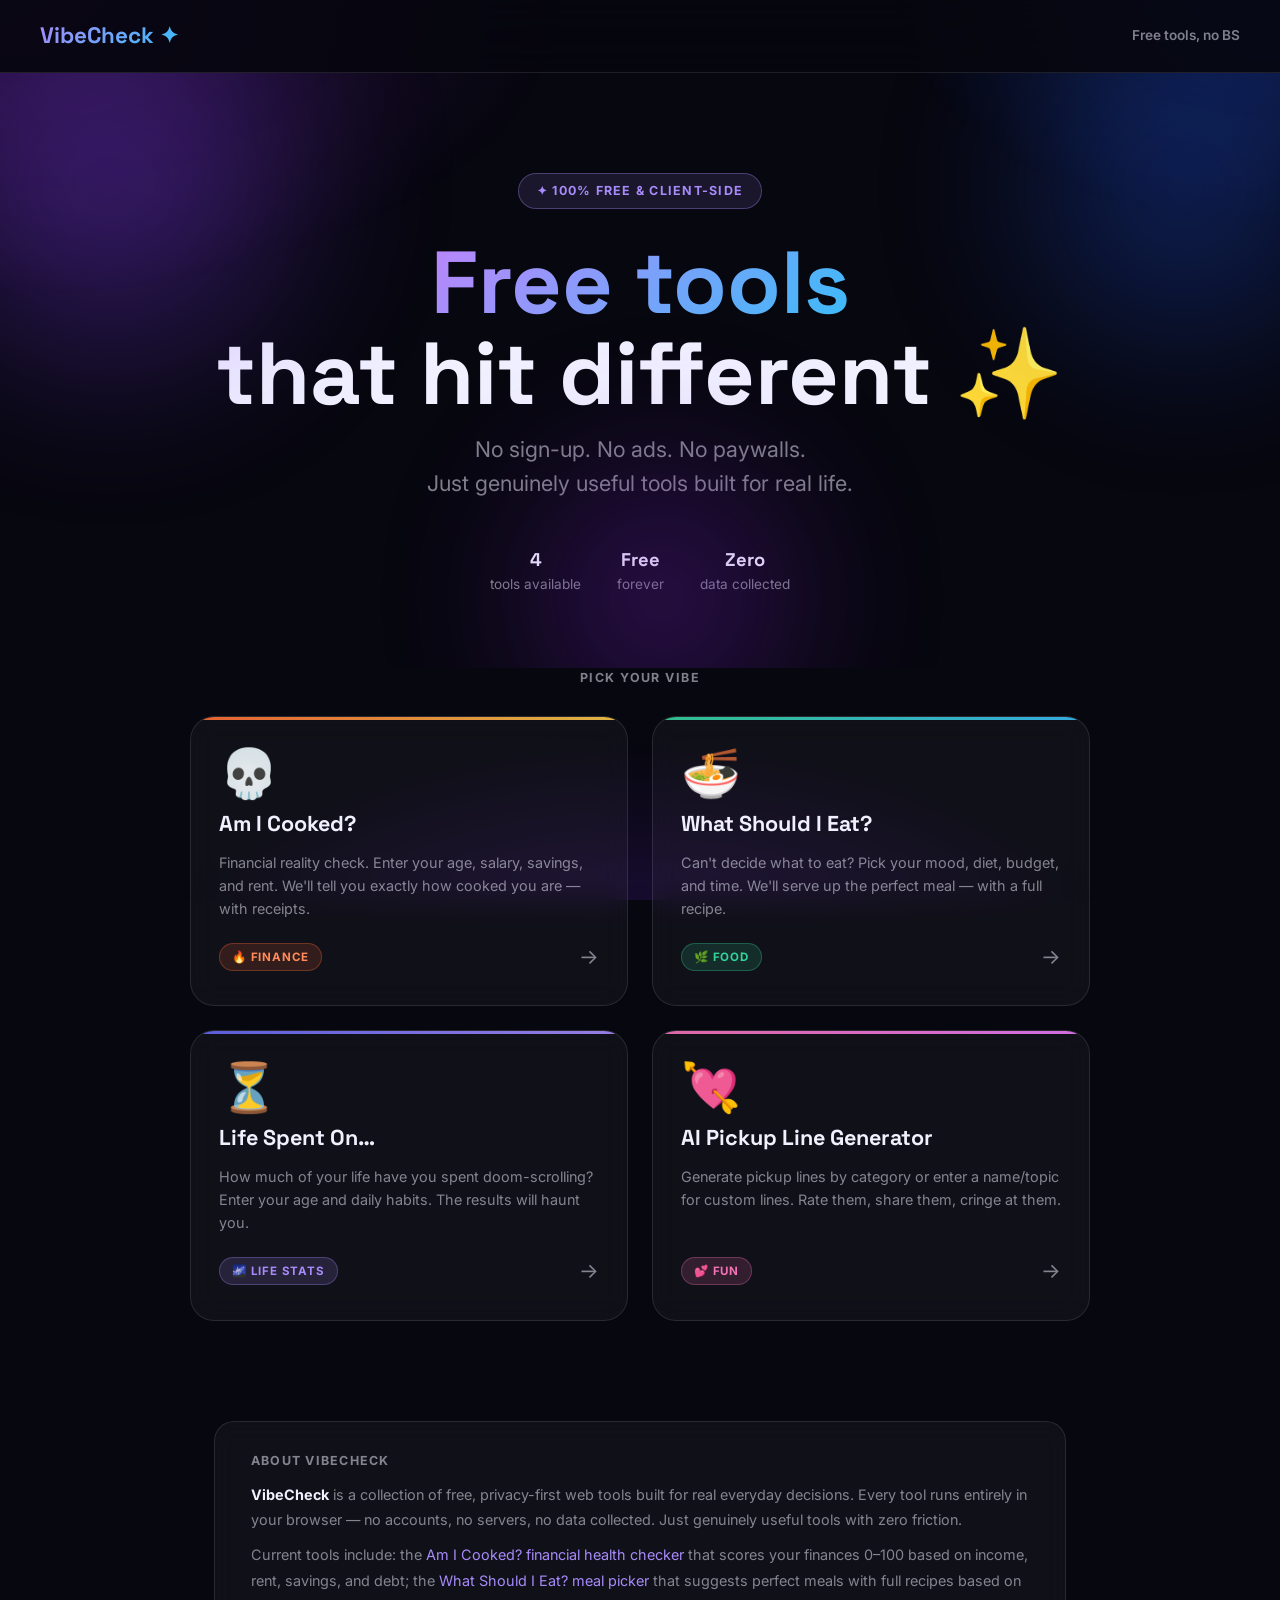
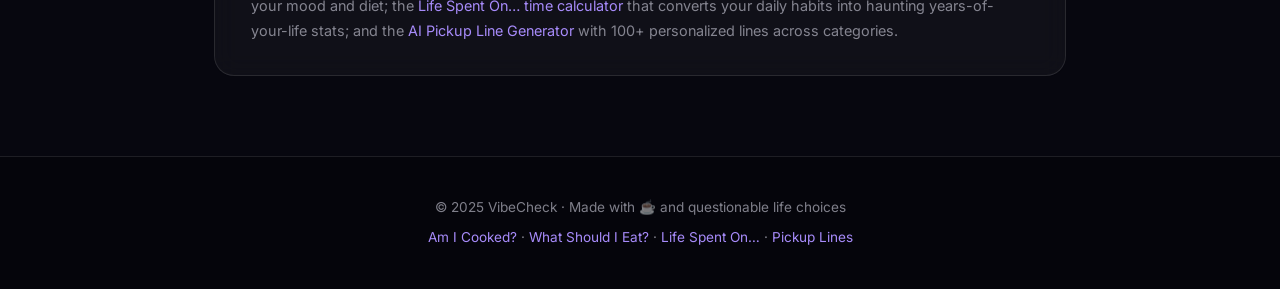
<file: index.html>
<!DOCTYPE html>
<html lang="en">
<head>
  <meta charset="UTF-8">
  <meta name="viewport" content="width=device-width, initial-scale=1.0">
  <title>VibeCheck — Free Tools That Actually Hit Different ✨</title>
  <meta name="description" content="Free tools: financial health check, meal picker, life time calculator, AI pickup line generator. No sign-up, no data collected, no BS.">
  <meta property="og:title" content="VibeCheck — Free Tools That Hit Different">
  <meta property="og:description" content="Financial reality checks, meal pickers, life calculators & more. Free, private, no sign-up required.">
  <meta property="og:image" content="https://vibecheck.tools/og-homepage.png">
  <meta property="og:url" content="https://vibecheck.tools/">
  <meta property="og:type" content="website">
  <meta name="twitter:card" content="summary_large_image">
  <meta name="twitter:title" content="VibeCheck — Free Tools That Hit Different">
  <meta name="twitter:description" content="Financial reality checks, meal pickers, life calculators & more. Free, private, no sign-up required.">
  <link rel="canonical" href="https://vibecheck.tools/">
  <link rel="stylesheet" href="style.css">
  <script type="application/ld+json">
  [
    {
      "@context": "https://schema.org",
      "@type": "Organization",
      "name": "VibeCheck",
      "url": "https://vibecheck.tools",
      "description": "Free viral tools for real life — financial health checks, meal pickers, life time calculators, and AI pickup line generators. No sign-up, no data collected.",
      "contactPoint": { "@type": "ContactPoint", "email": "contact@vibecheck.tools", "contactType": "Customer Support" }
    },
    {
      "@context": "https://schema.org",
      "@type": "WebSite",
      "name": "VibeCheck",
      "url": "https://vibecheck.tools",
      "description": "Free tools that hit different: financial reality checks, meal pickers, life calculators, and pickup line generators.",
      "hasPart": [
        { "@type": "WebApplication", "name": "Am I Cooked?", "url": "https://vibecheck.tools/am-i-cooked/" },
        { "@type": "WebApplication", "name": "What Should I Eat?", "url": "https://vibecheck.tools/what-should-i-eat/" },
        { "@type": "WebApplication", "name": "Life Spent On…", "url": "https://vibecheck.tools/life-spent/" },
        { "@type": "WebApplication", "name": "AI Pickup Line Generator", "url": "https://vibecheck.tools/pickup-lines/" }
      ]
    }
  ]
  </script>
  <style>
    /* ---- Homepage hero ---- */
    .hero {
      padding: 100px 24px 72px;
      text-align: center;
      position: relative;
      overflow: hidden;
    }

    /* Floating gradient blobs */
    .blob {
      position: absolute;
      border-radius: 50%;
      filter: blur(80px);
      opacity: 0.45;
      pointer-events: none;
      animation: blobFloat 10s ease-in-out infinite;
    }
    .blob-1 {
      width: 420px; height: 420px;
      background: radial-gradient(circle, #7c3aed, transparent);
      top: -100px; left: -100px;
      animation-delay: 0s;
    }
    .blob-2 {
      width: 350px; height: 350px;
      background: radial-gradient(circle, #1d4ed8, transparent);
      top: -60px; right: -80px;
      animation-delay: -3s;
    }
    .blob-3 {
      width: 300px; height: 300px;
      background: radial-gradient(circle, #7e22ce, transparent);
      bottom: -80px; left: 40%;
      animation-delay: -6s;
    }

    /* Sparkle dots */
    .sparkles {
      position: absolute;
      inset: 0;
      pointer-events: none;
      overflow: hidden;
    }
    .sparkle {
      position: absolute;
      width: 6px; height: 6px;
      border-radius: 50%;
      background: white;
      opacity: 0;
      animation: sparkle 3s ease-in-out infinite;
    }
    .sparkle:nth-child(1)  { top: 15%; left: 8%;  animation-delay: 0s;    width: 4px; height: 4px; }
    .sparkle:nth-child(2)  { top: 30%; left: 15%; animation-delay: 0.6s;  background: #a78bfa; }
    .sparkle:nth-child(3)  { top: 10%; left: 85%; animation-delay: 1.2s;  background: #38bdf8; }
    .sparkle:nth-child(4)  { top: 60%; left: 92%; animation-delay: 0.3s;  width: 5px; height: 5px; }
    .sparkle:nth-child(5)  { top: 75%; left: 5%;  animation-delay: 1.8s;  background: #f472b6; }
    .sparkle:nth-child(6)  { top: 20%; left: 75%; animation-delay: 2.4s;  width: 4px; height: 4px; }
    .sparkle:nth-child(7)  { top: 80%; left: 70%; animation-delay: 0.9s;  background: #34d399; }
    .sparkle:nth-child(8)  { top: 45%; left: 3%;  animation-delay: 1.5s;  background: #fbbf24; width: 4px; height: 4px; }

    .hero-eyebrow {
      display: inline-flex;
      align-items: center;
      gap: 6px;
      background: rgba(167,139,250,0.12);
      border: 1px solid rgba(167,139,250,0.35);
      border-radius: 999px;
      padding: 7px 18px;
      font-size: 0.78rem;
      font-weight: 700;
      color: #a78bfa;
      text-transform: uppercase;
      letter-spacing: 0.1em;
      margin-bottom: 28px;
    }

    .hero h1 {
      font-size: clamp(3rem, 8vw, 5.5rem);
      font-weight: 900;
      line-height: 1.04;
      margin-bottom: 8px;
      font-family: 'Space Grotesk', sans-serif;
    }

    .hero-tagline {
      font-size: clamp(1rem, 2.5vw, 1.35rem);
      color: var(--text-muted);
      max-width: 500px;
      margin: 12px auto 44px;
      line-height: 1.6;
    }

    .hero-stats {
      display: flex;
      align-items: center;
      justify-content: center;
      gap: 36px;
      flex-wrap: wrap;
      color: var(--text-muted);
      font-size: 0.85rem;
    }
    .hero-stat strong {
      color: var(--text);
      font-size: 1.15rem;
      display: block;
      font-family: 'Space Grotesk', sans-serif;
      font-weight: 800;
    }

    /* ---- Tools section ---- */
    .tools-section {
      padding: 0 24px 100px;
    }

    .section-title {
      font-size: 0.78rem;
      font-weight: 700;
      color: var(--text-muted);
      text-transform: uppercase;
      letter-spacing: 0.12em;
      margin-bottom: 28px;
      text-align: center;
    }

    .tools-grid {
      display: grid;
      grid-template-columns: repeat(2, 1fr);
      gap: 24px;
      max-width: 900px;
      margin: 0 auto;
    }

    /* Per-card accent colors */
    .tool-card {
      background: rgba(255,255,255,0.04);
      border: 1px solid rgba(255,255,255,0.1);
      border-radius: 24px;
      padding: 32px 28px;
      text-decoration: none;
      color: var(--text);
      display: flex;
      flex-direction: column;
      gap: 14px;
      transition: all 0.3s cubic-bezier(0.4,0,0.2,1);
      position: relative;
      overflow: hidden;
      backdrop-filter: blur(14px);
      -webkit-backdrop-filter: blur(14px);
    }

    /* Gradient top border per card */
    .tool-card::before {
      content: '';
      position: absolute;
      top: 0; left: 0; right: 0;
      height: 3px;
      border-radius: 24px 24px 0 0;
      opacity: 0.9;
      transition: opacity 0.3s;
    }

    /* Subtle inner glow overlay */
    .tool-card::after {
      content: '';
      position: absolute;
      inset: 0;
      border-radius: 24px;
      opacity: 0;
      transition: opacity 0.35s;
      pointer-events: none;
    }

    .tool-card:hover {
      transform: translateY(-6px);
      border-color: rgba(255,255,255,0.18);
    }
    .tool-card:hover::after { opacity: 1; }

    /* Am I Cooked — fire orange/red */
    .tool-card.cooked::before {
      background: linear-gradient(90deg, #ff6b35, #f7c948);
    }
    .tool-card.cooked:hover {
      box-shadow: 0 20px 60px rgba(255,107,53,0.25);
    }
    .tool-card.cooked::after {
      background: radial-gradient(ellipse at top left, rgba(255,107,53,0.08) 0%, transparent 60%);
    }

    /* What Should I Eat — fresh green/teal */
    .tool-card.eat::before {
      background: linear-gradient(90deg, #34d399, #38bdf8);
    }
    .tool-card.eat:hover {
      box-shadow: 0 20px 60px rgba(52,211,153,0.22);
    }
    .tool-card.eat::after {
      background: radial-gradient(ellipse at top left, rgba(52,211,153,0.08) 0%, transparent 60%);
    }

    /* Life Spent — cosmic blue/purple */
    .tool-card.life::before {
      background: linear-gradient(90deg, #6366f1, #a78bfa);
    }
    .tool-card.life:hover {
      box-shadow: 0 20px 60px rgba(99,102,241,0.25);
    }
    .tool-card.life::after {
      background: radial-gradient(ellipse at top left, rgba(99,102,241,0.1) 0%, transparent 60%);
    }

    /* Pickup Lines — love pink/magenta */
    .tool-card.pickup::before {
      background: linear-gradient(90deg, #f472b6, #e879f9);
    }
    .tool-card.pickup:hover {
      box-shadow: 0 20px 60px rgba(244,114,182,0.25);
    }
    .tool-card.pickup::after {
      background: radial-gradient(ellipse at top left, rgba(244,114,182,0.08) 0%, transparent 60%);
    }

    .tool-emoji {
      font-size: 3rem;
      line-height: 1;
      animation: float 4s ease-in-out infinite;
    }
    .tool-card:nth-child(2) .tool-emoji { animation-delay: -1s; }
    .tool-card:nth-child(3) .tool-emoji { animation-delay: -2s; }
    .tool-card:nth-child(4) .tool-emoji { animation-delay: -3s; }

    .tool-name {
      font-size: 1.35rem;
      font-weight: 800;
      font-family: 'Space Grotesk', sans-serif;
      line-height: 1.2;
    }

    .tool-desc {
      color: var(--text-muted);
      font-size: 0.9rem;
      line-height: 1.6;
      flex: 1;
    }

    .tool-cta {
      display: flex;
      align-items: center;
      justify-content: space-between;
      margin-top: 6px;
    }

    .tool-tag {
      font-size: 0.72rem;
      font-weight: 700;
      padding: 4px 12px;
      border-radius: 999px;
      text-transform: uppercase;
      letter-spacing: 0.07em;
    }
    .tag-fire    { background: rgba(255,107,53,0.15); color: #ff8c5a; border: 1px solid rgba(255,107,53,0.3); }
    .tag-fresh   { background: rgba(52,211,153,0.15); color: #34d399; border: 1px solid rgba(52,211,153,0.3); }
    .tag-cosmic  { background: rgba(167,139,250,0.15); color: #a78bfa; border: 1px solid rgba(167,139,250,0.3); }
    .tag-love    { background: rgba(244,114,182,0.15); color: #f472b6; border: 1px solid rgba(244,114,182,0.3); }

    .tool-arrow {
      color: var(--text-muted);
      font-size: 1.3rem;
      transition: transform 0.2s, color 0.2s;
    }
    .tool-card:hover .tool-arrow { transform: translateX(5px); }
    .cooked:hover  .tool-arrow { color: #ff8c5a; }
    .eat:hover     .tool-arrow { color: #34d399; }
    .life:hover    .tool-arrow { color: #a78bfa; }
    .pickup:hover  .tool-arrow { color: #f472b6; }

    /* About section */
    .about-section {
      max-width: 900px;
      margin: 0 auto 60px;
      padding: 0 24px;
    }

    .about-card {
      background: rgba(255,255,255,0.04);
      border: 1px solid var(--border);
      border-radius: var(--radius);
      padding: 32px 36px;
      backdrop-filter: blur(12px);
    }

    .about-card h2 {
      font-size: 0.78rem;
      font-weight: 700;
      color: var(--text-muted);
      text-transform: uppercase;
      letter-spacing: 0.1em;
      margin-bottom: 14px;
      font-family: var(--font);
    }

    .about-card p {
      color: var(--text-muted);
      font-size: 0.9rem;
      line-height: 1.75;
    }
    .about-card p + p { margin-top: 10px; }
    .about-card a { color: var(--accent); text-decoration: none; }
    .about-card a:hover { text-decoration: underline; }

    @media (max-width: 700px) {
      .tools-grid { grid-template-columns: 1fr; gap: 16px; }
      .hero { padding: 70px 20px 52px; }
      .hero-stats { gap: 20px; }
      .tool-card { padding: 24px 20px; }
    }
  </style>
</head>
<body>

<nav class="nav">
  <a href="/" class="nav-logo">VibeCheck ✦</a>
  <span style="color:var(--text-muted);font-size:0.85rem;font-weight:600;">Free tools, no BS</span>
</nav>

<section class="hero" aria-label="Hero">
  <!-- Background blobs -->
  <div class="blob blob-1" aria-hidden="true"></div>
  <div class="blob blob-2" aria-hidden="true"></div>
  <div class="blob blob-3" aria-hidden="true"></div>
  <!-- Sparkles -->
  <div class="sparkles" aria-hidden="true">
    <span class="sparkle"></span>
    <span class="sparkle"></span>
    <span class="sparkle"></span>
    <span class="sparkle"></span>
    <span class="sparkle"></span>
    <span class="sparkle"></span>
    <span class="sparkle"></span>
    <span class="sparkle"></span>
  </div>

  <div class="hero-eyebrow" aria-label="Free and client-side">✦ 100% Free &amp; Client-Side</div>

  <h1>
    <span class="gradient-text">Free tools</span><br>
    that hit different ✨
  </h1>
  <p class="hero-tagline">No sign-up. No ads. No paywalls.<br>Just genuinely useful tools built for real life.</p>

  <div class="hero-stats" role="list">
    <div class="hero-stat" role="listitem">
      <strong>4</strong>
      tools available
    </div>
    <div class="hero-stat" role="listitem">
      <strong>Free</strong>
      forever
    </div>
    <div class="hero-stat" role="listitem">
      <strong>Zero</strong>
      data collected
    </div>
  </div>
</section>

<section class="tools-section" aria-labelledby="tools-heading">
  <p class="section-title" id="tools-heading">Pick your vibe</p>
  <div class="tools-grid">

    <a href="am-i-cooked/" class="tool-card cooked" aria-label="Am I Cooked? financial health check tool">
      <div class="tool-emoji" role="img" aria-label="Skull emoji">💀</div>
      <div class="tool-name">Am I Cooked?</div>
      <p class="tool-desc">
        Financial reality check. Enter your age, salary, savings, and rent.
        We'll tell you exactly how cooked you are — with receipts.
      </p>
      <div class="tool-cta">
        <span class="tool-tag tag-fire">🔥 Finance</span>
        <span class="tool-arrow">→</span>
      </div>
    </a>

    <a href="what-should-i-eat/" class="tool-card eat" aria-label="What Should I Eat? meal picker tool">
      <div class="tool-emoji" role="img" aria-label="Ramen bowl emoji">🍜</div>
      <div class="tool-name">What Should I Eat?</div>
      <p class="tool-desc">
        Can't decide what to eat? Pick your mood, diet, budget, and time.
        We'll serve up the perfect meal — with a full recipe.
      </p>
      <div class="tool-cta">
        <span class="tool-tag tag-fresh">🌿 Food</span>
        <span class="tool-arrow">→</span>
      </div>
    </a>

    <a href="life-spent/" class="tool-card life" aria-label="Life Spent On — life time calculator tool">
      <div class="tool-emoji" role="img" aria-label="Hourglass emoji">⏳</div>
      <div class="tool-name">Life Spent On…</div>
      <p class="tool-desc">
        How much of your life have you spent doom-scrolling? Enter your age
        and daily habits. The results will haunt you.
      </p>
      <div class="tool-cta">
        <span class="tool-tag tag-cosmic">🌌 Life Stats</span>
        <span class="tool-arrow">→</span>
      </div>
    </a>

    <a href="pickup-lines/" class="tool-card pickup" aria-label="AI Pickup Line Generator tool">
      <div class="tool-emoji" role="img" aria-label="Heart with arrow emoji">💘</div>
      <div class="tool-name">AI Pickup Line Generator</div>
      <p class="tool-desc">
        Generate pickup lines by category or enter a name/topic for custom lines.
        Rate them, share them, cringe at them.
      </p>
      <div class="tool-cta">
        <span class="tool-tag tag-love">💕 Fun</span>
        <span class="tool-arrow">→</span>
      </div>
    </a>

  </div>
</section>

<section class="about-section">
  <article class="about-card">
    <h2>About VibeCheck</h2>
    <p>
      <strong style="color:var(--text);">VibeCheck</strong> is a collection of free, privacy-first web tools built for real everyday decisions. Every tool runs entirely in your browser — no accounts, no servers, no data collected. Just genuinely useful tools with zero friction.
    </p>
    <p>
      Current tools include: the <a href="am-i-cooked/">Am I Cooked? financial health checker</a> that scores your finances 0–100 based on income, rent, savings, and debt; the <a href="what-should-i-eat/">What Should I Eat? meal picker</a> that suggests perfect meals with full recipes based on your mood and diet; the <a href="life-spent/">Life Spent On… time calculator</a> that converts your daily habits into haunting years-of-your-life stats; and the <a href="pickup-lines/">AI Pickup Line Generator</a> with 100+ personalized lines across categories.
    </p>
  </article>
</section>

<footer class="footer">
  <div class="container">
    <p>© 2025 VibeCheck · Made with ☕ and questionable life choices</p>
    <p class="mt-8">
      <a href="am-i-cooked/">Am I Cooked?</a> ·
      <a href="what-should-i-eat/">What Should I Eat?</a> ·
      <a href="life-spent/">Life Spent On…</a> ·
      <a href="pickup-lines/">Pickup Lines</a>
    </p>
  </div>
</footer>

</body>
</html>
</file>
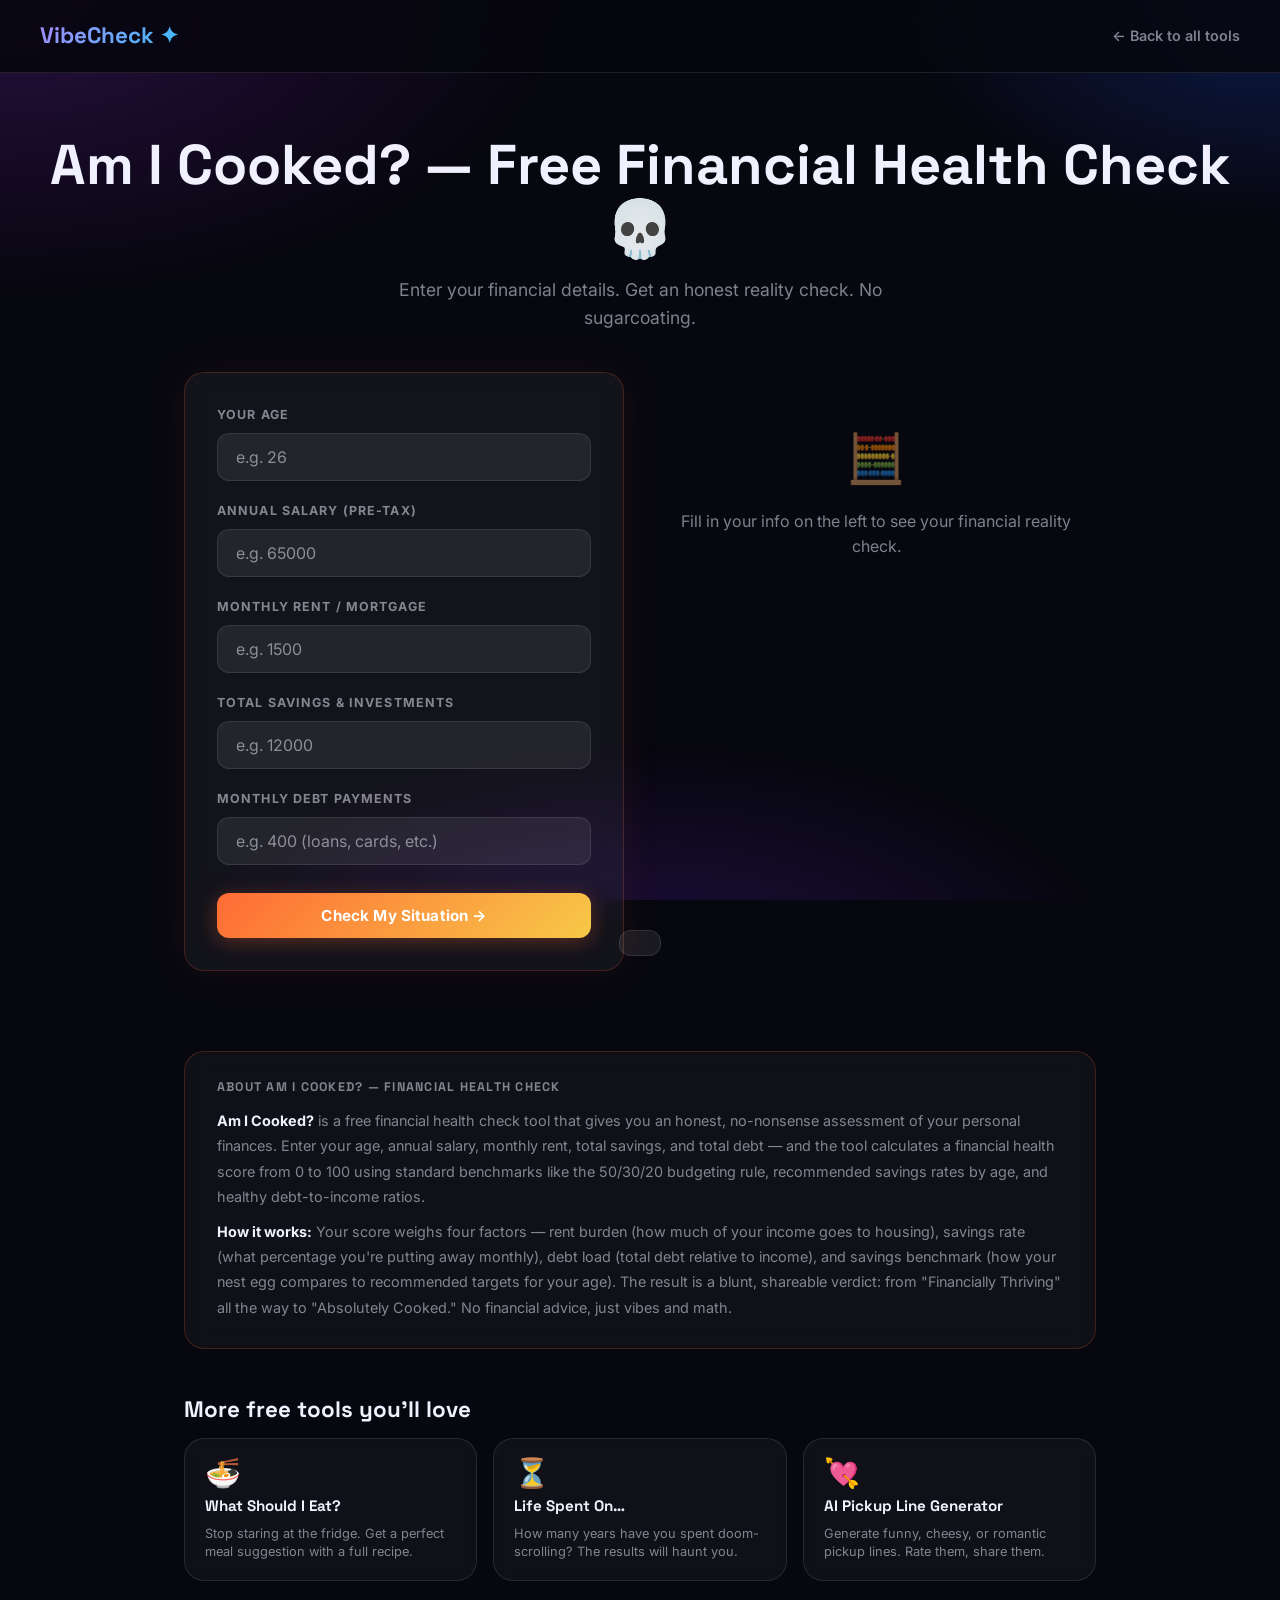
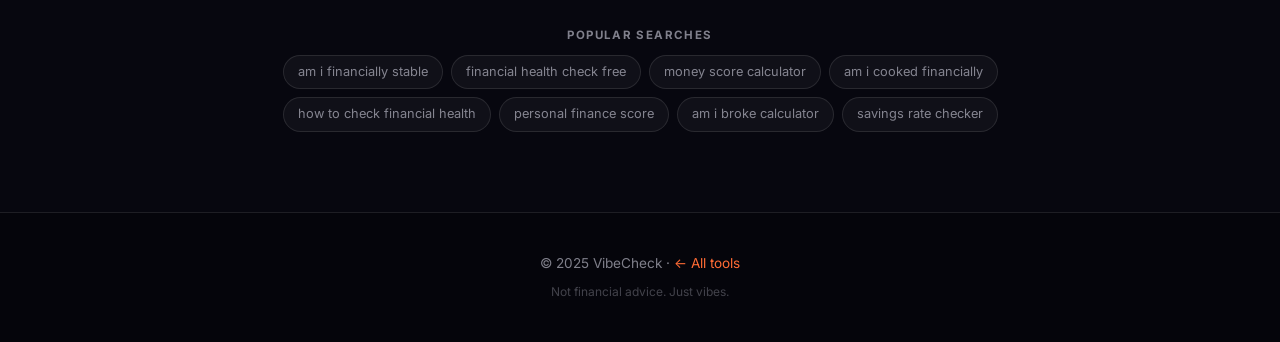
<file: am-i-cooked/index.html>
<!DOCTYPE html>
<html lang="en">
<head>
  <meta charset="UTF-8">
  <meta name="viewport" content="width=device-width, initial-scale=1.0">
  <title>Am I Cooked? — Free Financial Health Check Tool</title>
  <meta name="description" content="Enter your age, salary, savings & rent. Get an instant financial health score and find out exactly how cooked you are — with receipts. Free & private.">
  <meta property="og:title" content="Am I Cooked? — Free Financial Health Check">
  <meta property="og:description" content="Enter your age, salary, savings & rent. Get an instant financial health score and find out exactly how cooked you are. Free & private.">
  <meta property="og:image" content="https://vibecheck.tools/og-am-i-cooked.png">
  <meta property="og:url" content="https://vibecheck.tools/am-i-cooked/">
  <meta property="og:type" content="website">
  <meta name="twitter:card" content="summary_large_image">
  <meta name="twitter:title" content="Am I Cooked? — Free Financial Health Check">
  <meta name="twitter:description" content="Enter your age, salary, savings & rent. Get your financial health score instantly. Free & private.">
  <link rel="canonical" href="https://vibecheck.tools/am-i-cooked/">
  <link rel="stylesheet" href="../style.css">
  <script type="application/ld+json">
  [
    {
      "@context": "https://schema.org",
      "@type": "WebApplication",
      "name": "Am I Cooked?",
      "description": "A free financial health check tool that calculates your personal finance score based on your age, salary, savings, rent, and debt — then tells you exactly how financially cooked you are.",
      "url": "https://vibecheck.tools/am-i-cooked/",
      "applicationCategory": "FinanceApplication",
      "operatingSystem": "Any",
      "offers": { "@type": "Offer", "price": "0", "priceCurrency": "USD" },
      "featureList": ["Financial health score 0–100", "Rent-to-income ratio analysis", "Savings rate benchmark", "Debt load assessment", "Shareable results"],
      "provider": { "@type": "Organization", "name": "VibeCheck", "url": "https://vibecheck.tools" }
    },
    {
      "@context": "https://schema.org",
      "@type": "BreadcrumbList",
      "itemListElement": [
        { "@type": "ListItem", "position": 1, "name": "Home", "item": "https://vibecheck.tools/" },
        { "@type": "ListItem", "position": 2, "name": "Am I Cooked?", "item": "https://vibecheck.tools/am-i-cooked/" }
      ]
    },
    {
      "@context": "https://schema.org",
      "@type": "FAQPage",
      "mainEntity": [
        {
          "@type": "Question",
          "name": "What does 'Am I Cooked' mean financially?",
          "acceptedAnswer": { "@type": "Answer", "text": "'Am I Cooked?' is slang for being in a bad financial situation. The tool gives you a blunt, honest assessment of your financial health based on standard personal finance benchmarks like the 50/30/20 rule, savings rate, and debt-to-income ratio." }
        },
        {
          "@type": "Question",
          "name": "How is my financial score calculated?",
          "acceptedAnswer": { "@type": "Answer", "text": "Your score (0–100) is calculated from four factors: your rent-to-income ratio (ideally under 30%), your monthly savings rate (ideally 20%+), your debt-to-income ratio, and how your savings compare to benchmarks for your age. Each factor contributes to a weighted overall score." }
        },
        {
          "@type": "Question",
          "name": "Is my financial data saved?",
          "acceptedAnswer": { "@type": "Answer", "text": "No. All calculations happen entirely in your browser. No data is sent to any server, stored in a database, or shared with anyone. Your financial information never leaves your device." }
        },
        {
          "@type": "Question",
          "name": "What's a good financial health score?",
          "acceptedAnswer": { "@type": "Answer", "text": "Scores of 80–100 are Financially Thriving, 60–79 are Doing Alright, 40–59 are Getting Cooked, 20–39 are Very Cooked, and 0–19 means you're Absolutely Cooked. The national average tends to fall in the 40–60 range for most adults under 35." }
        }
      ]
    }
  ]
  </script>
  <style>
    /* Fire theme overrides */
    :root {
      --accent: #ff6b35;
      --accent2: #f7c948;
      --accent-glow: rgba(255,107,53,0.3);
    }

    .tool-layout {
      display: grid;
      grid-template-columns: 1fr 1fr;
      gap: 32px;
      max-width: 960px;
      margin: 0 auto;
      padding: 0 24px 80px;
    }
    @media (max-width: 720px) {
      .tool-layout { grid-template-columns: 1fr; }
    }

    .form-panel {
      background: rgba(255,255,255,0.05);
      border: 1px solid rgba(255,107,53,0.2);
      border-radius: var(--radius);
      padding: 32px;
      backdrop-filter: blur(14px);
      -webkit-backdrop-filter: blur(14px);
      box-shadow: 0 0 40px rgba(255,107,53,0.07);
    }

    .result-panel {
      display: flex;
      flex-direction: column;
      gap: 20px;
    }

    /* Score ring */
    .score-display {
      text-align: center;
      padding: 32px 24px;
      background: rgba(255,255,255,0.05);
      border: 1px solid rgba(255,107,53,0.2);
      border-radius: var(--radius);
      position: relative;
      overflow: hidden;
      backdrop-filter: blur(14px);
    }
    .score-ring {
      width: 140px;
      height: 140px;
      margin: 0 auto 16px;
      position: relative;
    }
    .score-ring svg {
      width: 140px;
      height: 140px;
      transform: rotate(-90deg);
    }
    .score-ring .track {
      fill: none;
      stroke: var(--bg3);
      stroke-width: 10;
    }
    .score-ring .fill {
      fill: none;
      stroke-width: 10;
      stroke-linecap: round;
      transition: stroke-dashoffset 1s cubic-bezier(.4,0,.2,1), stroke 0.5s;
      stroke-dasharray: 376;
      stroke-dashoffset: 376;
    }
    .score-number {
      position: absolute;
      top: 50%;
      left: 50%;
      transform: translate(-50%, -50%);
      font-size: 2.2rem;
      font-weight: 900;
    }
    .score-tier {
      font-size: 1.5rem;
      font-weight: 800;
      margin-bottom: 4px;
    }
    .score-label {
      color: var(--text-muted);
      font-size: 0.9rem;
    }

    /* Metrics */
    .metrics-grid {
      display: grid;
      grid-template-columns: 1fr 1fr;
      gap: 12px;
    }
    .metric {
      background: rgba(255,255,255,0.06);
      border: 1px solid rgba(255,107,53,0.15);
      border-radius: var(--radius-sm);
      padding: 16px;
      backdrop-filter: blur(8px);
    }
    .metric-label {
      font-size: 0.75rem;
      color: var(--text-muted);
      text-transform: uppercase;
      letter-spacing: 0.05em;
      margin-bottom: 4px;
    }
    .metric-value {
      font-size: 1.3rem;
      font-weight: 700;
    }
    .metric-status {
      font-size: 0.75rem;
      margin-top: 2px;
    }
    .good { color: var(--success); }
    .warn { color: var(--warning); }
    .bad  { color: var(--danger); }

    /* Progress bar */
    .progress-bar {
      background: var(--bg3);
      border-radius: 999px;
      height: 8px;
      overflow: hidden;
      margin-top: 6px;
    }
    .progress-fill {
      height: 100%;
      border-radius: 999px;
      transition: width 0.8s ease;
    }

    /* Share card */
    .share-actions {
      display: flex;
      gap: 10px;
      flex-wrap: wrap;
    }

    .placeholder-section {
      background: var(--bg2);
      border: 1px dashed rgba(124,106,255,0.3);
      border-radius: var(--radius-sm);
      padding: 16px;
      font-size: 0.85rem;
      color: var(--text-muted);
    }
    .placeholder-section strong {
      display: block;
      color: var(--accent);
      margin-bottom: 8px;
      font-size: 0.8rem;
      text-transform: uppercase;
      letter-spacing: 0.05em;
    }
    .placeholder-links {
      display: flex;
      flex-direction: column;
      gap: 6px;
      margin-top: 8px;
    }
    .placeholder-link {
      display: flex;
      align-items: center;
      gap: 8px;
      padding: 8px 12px;
      background: var(--bg3);
      border-radius: var(--radius-sm);
      color: var(--text-muted);
      font-size: 0.8rem;
      text-decoration: none;
      border: 1px solid var(--border);
    }

    .empty-state {
      text-align: center;
      padding: 48px 24px;
      color: var(--text-muted);
    }
    .empty-state .emoji { font-size: 3rem; margin-bottom: 12px; }

    .toast {
      position: fixed;
      bottom: 24px;
      left: 50%;
      transform: translateX(-50%) translateY(80px);
      background: var(--bg3);
      border: 1px solid var(--border);
      border-radius: var(--radius-sm);
      padding: 12px 20px;
      font-size: 0.9rem;
      z-index: 1000;
      transition: transform 0.3s ease;
      white-space: nowrap;
    }
    .toast.show { transform: translateX(-50%) translateY(0); }
  </style>
</head>
<body>

<nav class="nav">
  <a href="../" class="nav-logo">VibeCheck ✦</a>
  <a href="../" class="nav-back">← Back to all tools</a>
</nav>

<div class="page-hero">
  <h1>Am I Cooked? — Free Financial Health Check 💀</h1>
  <p>Enter your financial details. Get an honest reality check. No sugarcoating.</p>
</div>

<div class="tool-layout">
  <!-- Left: Form -->
  <div class="form-panel">
    <div class="form-group">
      <label class="form-label">Your Age</label>
      <input type="number" id="age" class="input" placeholder="e.g. 26" min="16" max="80">
    </div>
    <div class="form-group">
      <label class="form-label">Annual Salary (pre-tax)</label>
      <input type="number" id="salary" class="input" placeholder="e.g. 65000" min="0">
    </div>
    <div class="form-group">
      <label class="form-label">Monthly Rent / Mortgage</label>
      <input type="number" id="rent" class="input" placeholder="e.g. 1500" min="0">
    </div>
    <div class="form-group">
      <label class="form-label">Total Savings &amp; Investments</label>
      <input type="number" id="savings" class="input" placeholder="e.g. 12000" min="0">
    </div>
    <div class="form-group">
      <label class="form-label">Monthly Debt Payments</label>
      <input type="number" id="debt" class="input" placeholder="e.g. 400 (loans, cards, etc.)" min="0">
    </div>
    <button class="btn btn-primary" style="width:100%;margin-top:8px" onclick="calculate()">
      Check My Situation →
    </button>
  </div>

  <!-- Right: Results -->
  <div class="result-panel" id="result-panel">
    <div class="empty-state">
      <div class="emoji">🧮</div>
      <p>Fill in your info on the left to see your financial reality check.</p>
    </div>
  </div>
</div>

<div id="toast" class="toast"></div>

<article class="about-tool" style="max-width:960px;margin:0 auto 48px;padding:0 24px;">
  <section style="background:rgba(255,255,255,0.04);border:1px solid rgba(255,107,53,0.2);border-radius:var(--radius);padding:28px 32px;backdrop-filter:blur(12px);">
    <h2 style="font-size:0.78rem;font-weight:700;margin-bottom:14px;color:var(--text-muted);text-transform:uppercase;letter-spacing:0.1em;">About Am I Cooked? — Financial Health Check</h2>
    <p style="color:var(--text-muted);font-size:0.9rem;line-height:1.75;margin-bottom:10px;">
      <strong style="color:var(--text);">Am I Cooked?</strong> is a free financial health check tool that gives you an honest, no-nonsense assessment of your personal finances. Enter your age, annual salary, monthly rent, total savings, and total debt — and the tool calculates a financial health score from 0 to 100 using standard benchmarks like the 50/30/20 budgeting rule, recommended savings rates by age, and healthy debt-to-income ratios.
    </p>
    <p style="color:var(--text-muted);font-size:0.9rem;line-height:1.75;">
      <strong style="color:var(--text);">How it works:</strong> Your score weighs four factors — rent burden (how much of your income goes to housing), savings rate (what percentage you're putting away monthly), debt load (total debt relative to income), and savings benchmark (how your nest egg compares to recommended targets for your age). The result is a blunt, shareable verdict: from "Financially Thriving" all the way to "Absolutely Cooked." No financial advice, just vibes and math.
    </p>
  </section>
</article>

<section class="related-tools" aria-labelledby="related-heading-cooked">
  <h2 id="related-heading-cooked">More free tools you'll love</h2>
  <div class="related-grid">
    <a href="../what-should-i-eat/" class="related-card" aria-label="What Should I Eat? meal picker">
      <span class="r-emoji" role="img" aria-label="Ramen">🍜</span>
      <span class="r-name">What Should I Eat?</span>
      <span class="r-desc">Stop staring at the fridge. Get a perfect meal suggestion with a full recipe.</span>
    </a>
    <a href="../life-spent/" class="related-card" aria-label="Life Spent On time calculator">
      <span class="r-emoji" role="img" aria-label="Hourglass">⏳</span>
      <span class="r-name">Life Spent On…</span>
      <span class="r-desc">How many years have you spent doom-scrolling? The results will haunt you.</span>
    </a>
    <a href="../pickup-lines/" class="related-card" aria-label="AI Pickup Line Generator">
      <span class="r-emoji" role="img" aria-label="Heart with arrow">💘</span>
      <span class="r-name">AI Pickup Line Generator</span>
      <span class="r-desc">Generate funny, cheesy, or romantic pickup lines. Rate them, share them.</span>
    </a>
  </div>
</section>

<section class="popular-searches" aria-label="Popular searches for financial health check">
  <h3>Popular searches</h3>
  <div class="search-tags" role="list">
    <span class="search-tag" role="listitem">am i financially stable</span>
    <span class="search-tag" role="listitem">financial health check free</span>
    <span class="search-tag" role="listitem">money score calculator</span>
    <span class="search-tag" role="listitem">am i cooked financially</span>
    <span class="search-tag" role="listitem">how to check financial health</span>
    <span class="search-tag" role="listitem">personal finance score</span>
    <span class="search-tag" role="listitem">am i broke calculator</span>
    <span class="search-tag" role="listitem">savings rate checker</span>
  </div>
</section>

<footer class="footer">
  <div class="container">
    <p>© 2025 VibeCheck · <a href="../">← All tools</a></p>
    <p class="mt-8" style="font-size:0.75rem;opacity:0.5">Not financial advice. Just vibes.</p>
  </div>
</footer>

<script>
// ─── Load from URL hash if present ───────────────────────────────────────────
window.addEventListener('load', () => {
  const hash = window.location.hash.slice(1);
  if (!hash) return;
  try {
    const data = JSON.parse(atob(hash));
    document.getElementById('age').value    = data.age    || '';
    document.getElementById('salary').value = data.salary || '';
    document.getElementById('rent').value   = data.rent   || '';
    document.getElementById('savings').value= data.savings|| '';
    document.getElementById('debt').value   = data.debt   || '';
    calculate();
  } catch(e) {}
});

function calculate() {
  const age    = +document.getElementById('age').value;
  const salary = +document.getElementById('salary').value;
  const rent   = +document.getElementById('rent').value;
  const savings= +document.getElementById('savings').value;
  const debt   = +document.getElementById('debt').value;

  if (!age || !salary) {
    showToast('Please enter at least your age and salary!');
    return;
  }

  const monthlyIncome = salary / 12;

  // ── Core metrics ──────────────────────────────────────────────────────────
  // 1. Savings rate (savings / annual income)
  const savingsRate = savings / salary;  // ratio
  // 2. Rent-to-income ratio
  const rentRatio   = rent / monthlyIncome;
  // 3. Debt-to-income ratio
  const debtRatio   = debt / monthlyIncome;
  // 4. Net worth benchmark (age * salary / 10 rule)
  const nwBenchmark = age * salary / 10;
  const nwRatio     = savings / nwBenchmark;  // 1.0 = on track

  // ── Score calculation (0-100) ─────────────────────────────────────────────
  let score = 50; // baseline

  // Savings rate scoring (max +25)
  // 0% = 0pts, 10% = 10pts, 20% = 20pts, 30%+ = 25pts
  const savingsPct  = savings / salary * 100;
  score += Math.min(25, savingsPct * 0.85);

  // Rent ratio scoring (max +25 for low, -20 for high)
  // ideal: <30%. 30-40% neutral. 40-50% bad. >50% very bad
  if (rentRatio <= 0.25)      score += 25;
  else if (rentRatio <= 0.30) score += 18;
  else if (rentRatio <= 0.40) score += 8;
  else if (rentRatio <= 0.50) score -= 10;
  else                        score -= 20;

  // Debt ratio (max +15, -20 for high debt)
  if (debtRatio === 0)        score += 15;
  else if (debtRatio <= 0.10) score += 10;
  else if (debtRatio <= 0.20) score += 0;
  else if (debtRatio <= 0.36) score -= 10;
  else                        score -= 20;

  // Net worth for age (max +15)
  if (nwRatio >= 1.5)         score += 15;
  else if (nwRatio >= 1.0)    score += 10;
  else if (nwRatio >= 0.5)    score += 4;
  else if (nwRatio >= 0.25)   score -= 5;
  else                        score -= 10;

  score = Math.max(0, Math.min(100, Math.round(score)));

  // ── Tier ─────────────────────────────────────────────────────────────────
  let tier, tierColor, emoji;
  if (score >= 90)      { tier = "You're Thriving";      emoji = "🔥"; tierColor = "#00d4aa"; }
  else if (score >= 70) { tier = "You're Doing Alright"; emoji = "👍"; tierColor = "#7c6aff"; }
  else if (score >= 50) { tier = "Kinda Cooked";         emoji = "😬"; tierColor = "#ffaa00"; }
  else if (score >= 30) { tier = "Pretty Cooked";        emoji = "🫠"; tierColor = "#ff7744"; }
  else                  { tier = "Fully Cooked";         emoji = "💀"; tierColor = "#ff4d4d"; }

  // ── Helpers ───────────────────────────────────────────────────────────────
  const pct  = v => (v * 100).toFixed(1) + '%';
  const usd  = v => '$' + Math.round(v).toLocaleString();
  const statusClass = (good, ok) =>
    (good ? 'good' : (ok ? 'warn' : 'bad'));

  // status text helpers
  const rentStatus  = rentRatio <= 0.30 ? ['✓ Healthy',    'good'] :
                      rentRatio <= 0.40 ? ['⚠ A bit high', 'warn'] :
                                          ['✗ Too high',   'bad' ];
  const debtStatus  = debtRatio === 0   ? ['✓ Debt free!', 'good'] :
                      debtRatio <= 0.20 ? ['✓ Manageable', 'good'] :
                      debtRatio <= 0.36 ? ['⚠ Watch it',   'warn'] :
                                          ['✗ Danger zone','bad' ];
  const nwStatus    = nwRatio >= 1.0    ? ['✓ On track',   'good'] :
                      nwRatio >= 0.5    ? ['⚠ Behind',     'warn'] :
                                          ['✗ Way behind', 'bad' ];
  const saveStatus  = savingsPct >= 20  ? ['✓ Solid',      'good'] :
                      savingsPct >= 10  ? ['⚠ Could more', 'warn'] :
                                          ['✗ Save more',  'bad' ];

  // circumference for SVG ring = 2πr = 2 * π * 60 ≈ 376.99
  const CIRCUM = 376.99;
  const offset = CIRCUM - (score / 100) * CIRCUM;

  document.getElementById('result-panel').innerHTML = `
    <!-- Score ring -->
    <div class="score-display fade-in">
      <div class="score-ring">
        <svg viewBox="0 0 140 140">
          <circle class="track" cx="70" cy="70" r="60"/>
          <circle class="fill" id="ring-fill" cx="70" cy="70" r="60"
            style="stroke:${tierColor}; stroke-dashoffset:${CIRCUM}"/>
        </svg>
        <div class="score-number" style="color:${tierColor}">${score}</div>
      </div>
      <div class="score-tier">${emoji} ${tier}</div>
      <div class="score-label">out of 100 · Financial Reality Score</div>
    </div>

    <!-- Metrics grid -->
    <div class="metrics-grid fade-in" style="animation-delay:0.1s">
      <div class="metric">
        <div class="metric-label">Rent-to-Income</div>
        <div class="metric-value">${pct(rentRatio)}</div>
        <div class="metric-status ${rentStatus[1]}">${rentStatus[0]}</div>
        <div class="progress-bar"><div class="progress-fill" style="width:${Math.min(100,rentRatio*100*2)}%;background:${rentRatio<=0.30?'var(--success)':rentRatio<=0.40?'var(--warning)':'var(--danger)'}"></div></div>
      </div>
      <div class="metric">
        <div class="metric-label">Debt-to-Income</div>
        <div class="metric-value">${pct(debtRatio)}</div>
        <div class="metric-status ${debtStatus[1]}">${debtStatus[0]}</div>
        <div class="progress-bar"><div class="progress-fill" style="width:${Math.min(100,debtRatio*200)}%;background:${debtRatio<=0.10?'var(--success)':debtRatio<=0.36?'var(--warning)':'var(--danger)'}"></div></div>
      </div>
      <div class="metric">
        <div class="metric-label">Savings vs Benchmark</div>
        <div class="metric-value">${usd(savings)}</div>
        <div class="metric-status ${nwStatus[1]}">${nwStatus[0]} · target ${usd(nwBenchmark)}</div>
        <div class="progress-bar"><div class="progress-fill" style="width:${Math.min(100,nwRatio*100)}%;background:${nwRatio>=1?'var(--success)':nwRatio>=0.5?'var(--warning)':'var(--danger)'}"></div></div>
      </div>
      <div class="metric">
        <div class="metric-label">Savings Rate</div>
        <div class="metric-value">${savingsPct.toFixed(1)}%</div>
        <div class="metric-status ${saveStatus[1]}">${saveStatus[0]}</div>
        <div class="progress-bar"><div class="progress-fill" style="width:${Math.min(100,savingsPct*3.33)}%;background:${savingsPct>=20?'var(--success)':savingsPct>=10?'var(--warning)':'var(--danger)'}"></div></div>
      </div>
    </div>

    <!-- Share card -->
    <div class="share-card fade-in" style="animation-delay:0.2s">
      <div style="font-size:2rem;margin-bottom:8px">${emoji}</div>
      <div style="font-size:1.2rem;font-weight:800;margin-bottom:4px">${tier}</div>
      <div style="color:var(--text-muted);font-size:0.85rem;margin-bottom:16px">
        Score: <strong style="color:${tierColor}">${score}/100</strong> ·
        Rent ${pct(rentRatio)} · Debt ${pct(debtRatio)} ·
        Savings ${usd(savings)}
      </div>
      <div class="share-actions" style="justify-content:center">
        <button class="btn btn-secondary" onclick="shareTwitter()">𝕏 Share result</button>
        <button class="btn btn-ghost" onclick="shareReddit()">Reddit</button>
        <button class="btn btn-ghost" onclick="shareWhatsApp()">WhatsApp</button>
        <button class="btn btn-ghost" onclick="copyLink()">🔗 Copy link</button>
      </div>
    </div>

    <!-- Affiliate placeholder -->
    <div class="placeholder-section fade-in" style="animation-delay:0.3s">
      <strong>💡 Improve your score</strong>
      <div style="margin-bottom:6px;font-size:0.8rem">Sponsored suggestions — affiliate links go here</div>
      <div class="placeholder-links">
        <a href="#" class="placeholder-link">📊 [Budgeting App] — Track spending automatically · affiliate link</a>
        <a href="#" class="placeholder-link">🏦 [High-Yield Savings] — Earn 5%+ APY · affiliate link</a>
        <a href="#" class="placeholder-link">📈 [Investing App] — Start with $1 · affiliate link</a>
      </div>
    </div>
  `;

  // Animate the ring
  setTimeout(() => {
    const fill = document.getElementById('ring-fill');
    if (fill) fill.style.strokeDashoffset = offset;
  }, 100);
}

function getShareData() {
  const age    = +document.getElementById('age').value;
  const salary = +document.getElementById('salary').value;
  const rent   = +document.getElementById('rent').value;
  const savings= +document.getElementById('savings').value;
  const debt   = +document.getElementById('debt').value;
  return btoa(JSON.stringify({ age, salary, rent, savings, debt }));
}

function shareTwitter() {
  const panel = document.getElementById('result-panel');
  const tier  = panel.querySelector('.score-tier')?.textContent || '';
  const score = panel.querySelector('.score-number')?.textContent || '';
  const hash  = getShareData();
  const url   = encodeURIComponent(`${window.location.origin}${window.location.pathname}#${hash}`);
  const text  = encodeURIComponent(`I just checked my finances and got "${tier}" (${score}/100) 💀\n\nFind out if YOU are cooked 👇`);
  window.open(`https://twitter.com/intent/tweet?text=${text}&url=${url}`, '_blank');
}

function copyLink() {
  const hash = getShareData();
  const url  = `${window.location.origin}${window.location.pathname}#${hash}`;
  navigator.clipboard.writeText(url).then(() => showToast('Link copied! 🔗'));
  window.location.hash = hash;
}

function shareReddit() {
  const panel = document.getElementById('result-panel');
  const tier  = panel.querySelector('.score-tier')?.textContent || 'financially cooked';
  const score = panel.querySelector('.score-number')?.textContent || '?';
  const hash  = getShareData();
  const url   = encodeURIComponent(`${window.location.origin}${window.location.pathname}#${hash}`);
  const title = encodeURIComponent(`I just checked my finances and got "${tier}" (${score}/100) 💀 — Am I Cooked?`);
  window.open(`https://www.reddit.com/submit?url=${url}&title=${title}`, '_blank');
}

function shareWhatsApp() {
  const panel = document.getElementById('result-panel');
  const tier  = panel.querySelector('.score-tier')?.textContent || 'financially cooked';
  const score = panel.querySelector('.score-number')?.textContent || '?';
  const hash  = getShareData();
  const url   = `${window.location.origin}${window.location.pathname}#${hash}`;
  const text  = encodeURIComponent(`I just got "${tier}" (${score}/100) on this financial reality check 💀\n\nFind out if YOU are cooked 👇\n${url}`);
  window.open(`https://wa.me/?text=${text}`, '_blank');
}

function showToast(msg) {
  const t = document.getElementById('toast');
  t.textContent = msg;
  t.classList.add('show');
  setTimeout(() => t.classList.remove('show'), 2800);
}
</script>

</body>
</html>
</file>
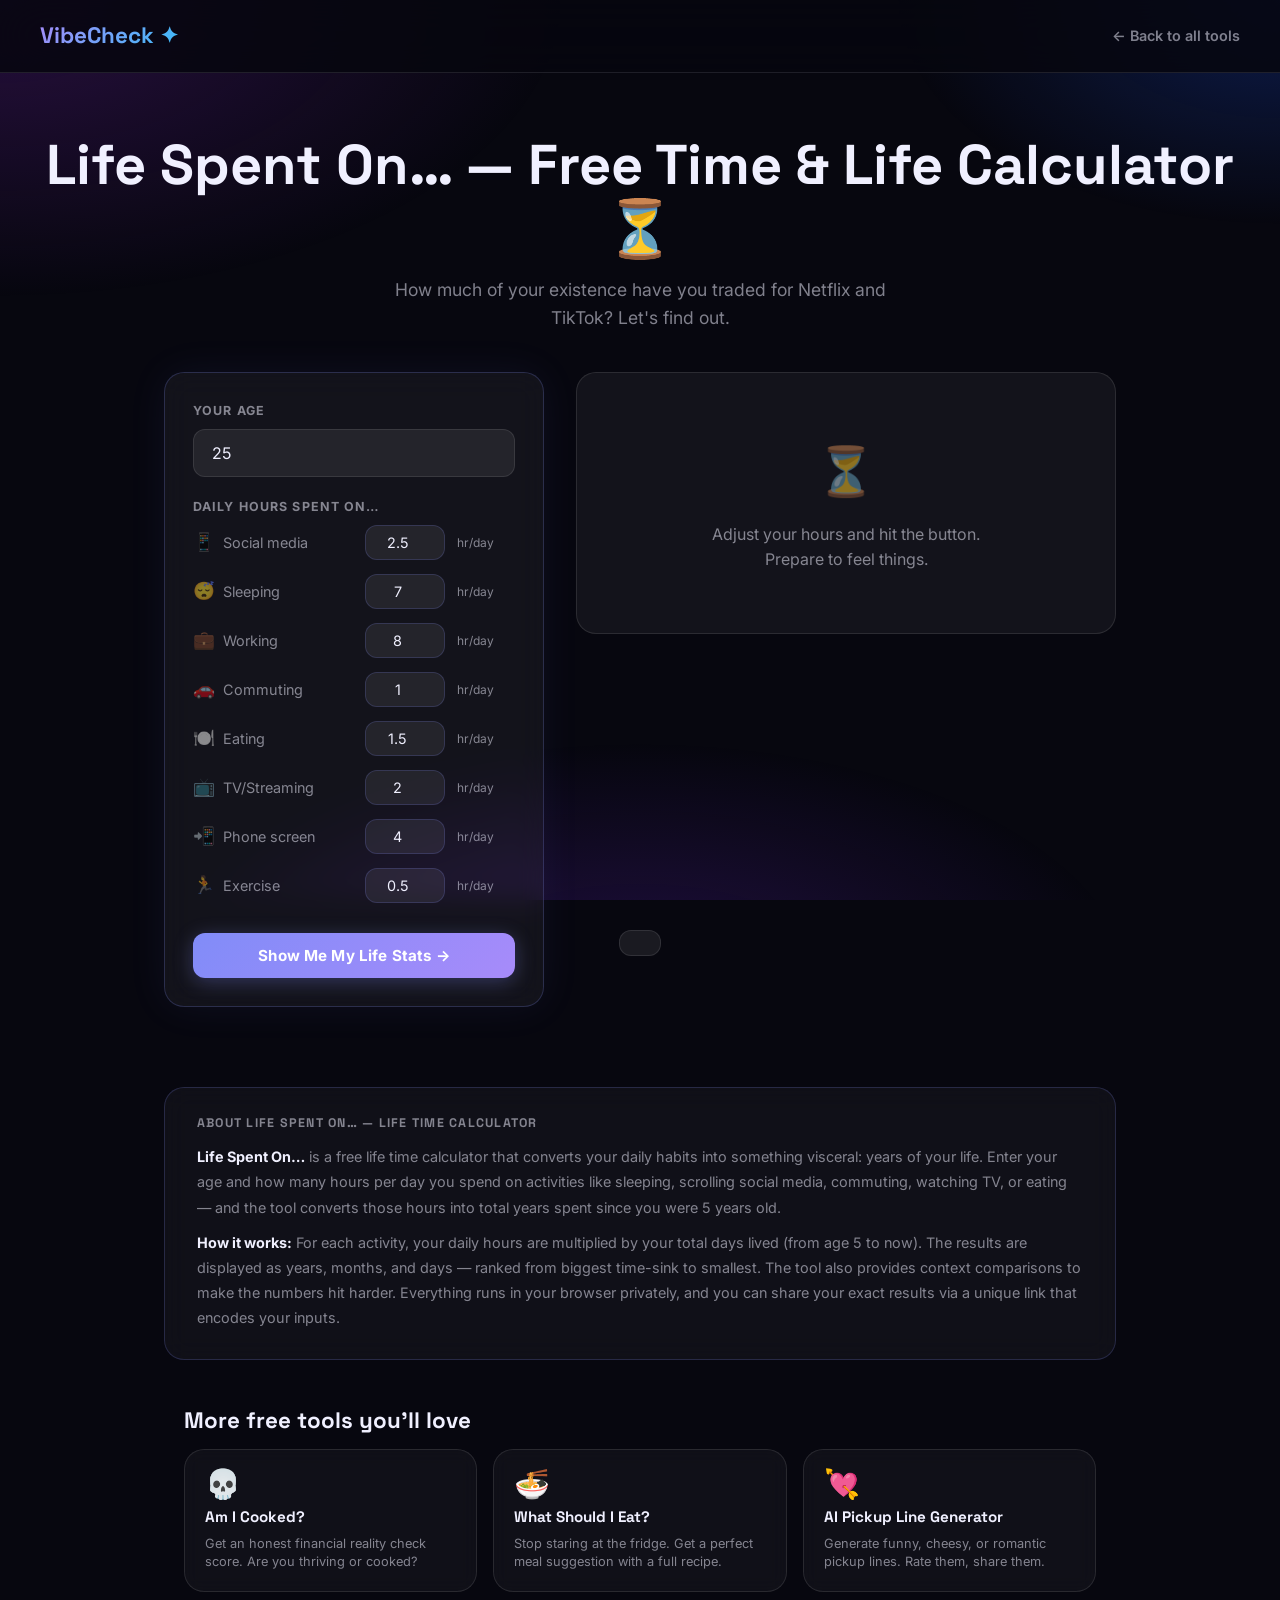
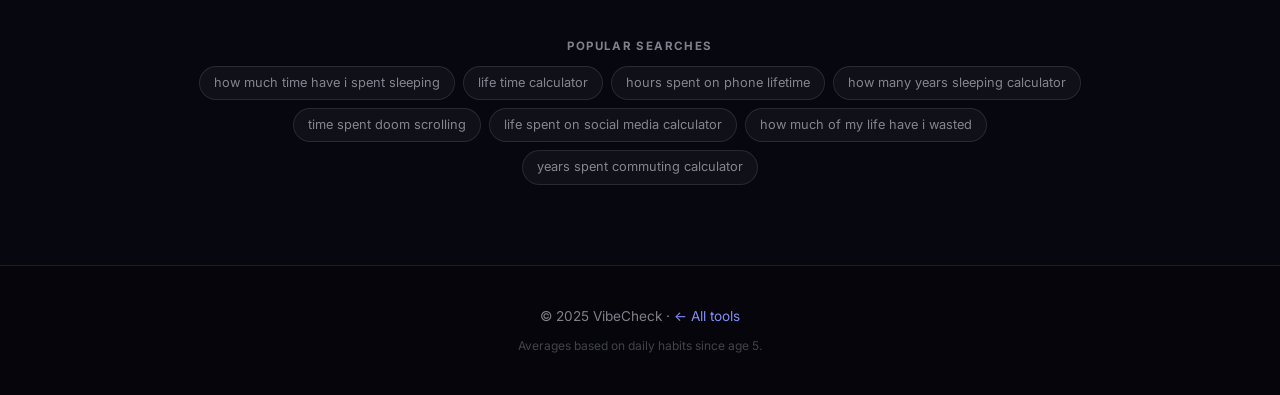
<file: life-spent/index.html>
<!DOCTYPE html>
<html lang="en">
<head>
  <meta charset="UTF-8">
  <meta name="viewport" content="width=device-width, initial-scale=1.0">
  <title>Life Spent On… — Time & Life Calculator That Will Haunt You</title>
  <meta name="description" content="How many years have you spent sleeping, scrolling, or commuting? Enter your age & daily habits. This free life calculator will haunt you with the results.">
  <meta property="og:title" content="Life Spent On… — Free Life Time Calculator">
  <meta property="og:description" content="How many years of your life have you spent doom-scrolling? Enter your age & daily habits. The results will haunt you.">
  <meta property="og:image" content="https://vibecheck.tools/og-life-spent.png">
  <meta property="og:url" content="https://vibecheck.tools/life-spent/">
  <meta property="og:type" content="website">
  <meta name="twitter:card" content="summary_large_image">
  <meta name="twitter:title" content="Life Spent On… — Free Life Time Calculator">
  <meta name="twitter:description" content="How many years of your life have you spent doom-scrolling? Enter your age & daily habits. The results will haunt you.">
  <link rel="canonical" href="https://vibecheck.tools/life-spent/">
  <link rel="stylesheet" href="../style.css">
  <script type="application/ld+json">
  [
    {
      "@context": "https://schema.org",
      "@type": "WebApplication",
      "name": "Life Spent On…",
      "description": "A free life time calculator that shows how many years of your life you've spent on activities like sleeping, scrolling social media, commuting, and watching TV — based on your age and daily habits.",
      "url": "https://vibecheck.tools/life-spent/",
      "applicationCategory": "UtilitiesApplication",
      "operatingSystem": "Any",
      "offers": { "@type": "Offer", "price": "0", "priceCurrency": "USD" },
      "featureList": ["Life time breakdown in years", "10+ trackable daily activities", "Comparison to average lifespans", "Shareable results with link"],
      "provider": { "@type": "Organization", "name": "VibeCheck", "url": "https://vibecheck.tools" }
    },
    {
      "@context": "https://schema.org",
      "@type": "BreadcrumbList",
      "itemListElement": [
        { "@type": "ListItem", "position": 1, "name": "Home", "item": "https://vibecheck.tools/" },
        { "@type": "ListItem", "position": 2, "name": "Life Spent On…", "item": "https://vibecheck.tools/life-spent/" }
      ]
    },
    {
      "@context": "https://schema.org",
      "@type": "FAQPage",
      "mainEntity": [
        {
          "@type": "Question",
          "name": "How is time spent calculated?",
          "acceptedAnswer": { "@type": "Answer", "text": "Enter your current age and how many hours per day you spend on each activity. The calculator multiplies your daily hours by the number of days you've been alive (since age 5) to give you a total in years, months, and days." }
        },
        {
          "@type": "Question",
          "name": "Is this life calculator accurate?",
          "acceptedAnswer": { "@type": "Answer", "text": "The calculations are mathematically accurate based on the inputs you provide. Averages are used as defaults (e.g., 7–8 hours of sleep per night). The results are meant to be eye-opening and reflective, not a precise scientific study." }
        },
        {
          "@type": "Question",
          "name": "Can I share my results?",
          "acceptedAnswer": { "@type": "Answer", "text": "Yes! Use the Share button to post your results to Twitter/X, Reddit, or WhatsApp. You can also copy a direct link — the link encodes your exact inputs so anyone who opens it sees your specific results." }
        }
      ]
    }
  ]
  </script>
  <style>
    /* Cosmic blue/purple theme overrides */
    :root {
      --accent: #818cf8;
      --accent2: #a78bfa;
      --accent-glow: rgba(129,140,248,0.3);
    }

    .tool-layout {
      display: grid;
      grid-template-columns: 380px 1fr;
      gap: 32px;
      max-width: 1000px;
      margin: 0 auto;
      padding: 0 24px 80px;
    }
    @media (max-width: 800px) {
      .tool-layout { grid-template-columns: 1fr; }
    }

    .form-panel {
      background: rgba(255,255,255,0.05);
      border: 1px solid rgba(129,140,248,0.22);
      border-radius: var(--radius);
      padding: 28px;
      height: fit-content;
      position: sticky;
      top: 80px;
      backdrop-filter: blur(14px);
      -webkit-backdrop-filter: blur(14px);
      box-shadow: 0 0 40px rgba(129,140,248,0.07);
    }
    @media (max-width: 800px) {
      .form-panel { position: static; }
    }

    .activity-input {
      display: flex;
      align-items: center;
      gap: 12px;
      margin-bottom: 14px;
    }
    .activity-label {
      display: flex;
      align-items: center;
      gap: 8px;
      font-size: 0.9rem;
      min-width: 160px;
      color: var(--text-muted);
    }
    .activity-label .act-emoji { font-size: 1.1rem; }
    .activity-num {
      width: 80px;
      padding: 8px 12px;
      background: rgba(255,255,255,0.07);
      border: 1px solid rgba(129,140,248,0.2);
      border-radius: var(--radius-sm);
      color: var(--text);
      font-size: 0.9rem;
      font-family: var(--font);
      outline: none;
      text-align: center;
      flex-shrink: 0;
    }
    .activity-num:focus { border-color: var(--accent); }
    .unit-label {
      font-size: 0.75rem;
      color: var(--text-muted);
      white-space: nowrap;
    }

    /* Results */
    .results-panel { display: flex; flex-direction: column; gap: 16px; }

    .stat-card {
      background: var(--bg2);
      border: 1px solid var(--border);
      border-radius: var(--radius);
      padding: 20px 24px;
      animation: fadeIn 0.4s ease both;
    }

    .stat-header {
      display: flex;
      align-items: center;
      justify-content: space-between;
      margin-bottom: 10px;
    }
    .stat-name {
      display: flex;
      align-items: center;
      gap: 8px;
      font-weight: 600;
    }
    .stat-years {
      font-size: 1.6rem;
      font-weight: 900;
      background: linear-gradient(135deg, var(--accent), var(--accent2));
      -webkit-background-clip: text;
      -webkit-text-fill-color: transparent;
      background-clip: text;
    }

    /* CSS bar chart */
    .bar-track {
      height: 10px;
      background: var(--bg3);
      border-radius: 999px;
      overflow: hidden;
      margin: 10px 0;
    }
    .bar-fill {
      height: 100%;
      border-radius: 999px;
      transition: width 1s cubic-bezier(.4,0,.2,1);
    }

    .stat-details {
      display: flex;
      gap: 16px;
      flex-wrap: wrap;
      font-size: 0.8rem;
      color: var(--text-muted);
    }
    .stat-detail strong { color: var(--text); }

    .comparison {
      font-size: 0.8rem;
      color: var(--accent2);
      margin-top: 8px;
      padding: 6px 10px;
      background: rgba(0,212,170,0.08);
      border-radius: var(--radius-sm);
      display: inline-block;
    }

    /* Summary card */
    .summary-card {
      background: linear-gradient(135deg, #12102a 0%, #0a1f18 100%);
      border: 1px solid rgba(124,106,255,0.2);
      border-radius: var(--radius);
      padding: 32px;
      text-align: center;
    }
    .summary-title {
      font-size: 1.4rem;
      font-weight: 800;
      margin-bottom: 8px;
    }
    .summary-stat-big {
      font-size: 3rem;
      font-weight: 900;
      line-height: 1;
      background: linear-gradient(135deg, var(--accent), var(--accent2));
      -webkit-background-clip: text;
      -webkit-text-fill-color: transparent;
      background-clip: text;
      margin: 12px 0 4px;
    }
    .summary-label { color: var(--text-muted); font-size: 0.9rem; }

    .pie-chart {
      width: 160px;
      height: 160px;
      border-radius: 50%;
      margin: 24px auto 16px;
      position: relative;
    }

    .share-actions {
      display: flex;
      gap: 10px;
      justify-content: center;
      flex-wrap: wrap;
      margin-top: 20px;
    }

    .empty-state {
      text-align: center;
      padding: 60px 24px;
      color: var(--text-muted);
      background: var(--bg2);
      border: 1px solid var(--border);
      border-radius: var(--radius);
    }
    .empty-state .emoji { font-size: 3rem; margin-bottom: 12px; }

    .toast {
      position: fixed;
      bottom: 24px;
      left: 50%;
      transform: translateX(-50%) translateY(80px);
      background: var(--bg3);
      border: 1px solid var(--border);
      border-radius: var(--radius-sm);
      padding: 12px 20px;
      font-size: 0.9rem;
      z-index: 1000;
      transition: transform 0.3s ease;
    }
    .toast.show { transform: translateX(-50%) translateY(0); }
  </style>
</head>
<body>

<nav class="nav">
  <a href="../" class="nav-logo">VibeCheck ✦</a>
  <a href="../" class="nav-back">← Back to all tools</a>
</nav>

<div class="page-hero">
  <h1>Life Spent On… — Free Time & Life Calculator ⏳</h1>
  <p>How much of your existence have you traded for Netflix and TikTok? Let's find out.</p>
</div>

<div class="tool-layout">
  <!-- Left: Form -->
  <div class="form-panel">
    <div class="form-group">
      <label class="form-label">Your Age</label>
      <input type="number" id="age" class="input" placeholder="e.g. 25" min="5" max="100" value="25">
    </div>

    <div style="margin-bottom:8px">
      <label class="form-label">Daily Hours Spent On…</label>
    </div>

    <div class="activity-input">
      <span class="activity-label"><span class="act-emoji">📱</span> Social media</span>
      <input type="number" id="social" class="activity-num" value="2.5" min="0" max="24" step="0.5">
      <span class="unit-label">hr/day</span>
    </div>
    <div class="activity-input">
      <span class="activity-label"><span class="act-emoji">😴</span> Sleeping</span>
      <input type="number" id="sleep" class="activity-num" value="7" min="0" max="24" step="0.5">
      <span class="unit-label">hr/day</span>
    </div>
    <div class="activity-input">
      <span class="activity-label"><span class="act-emoji">💼</span> Working</span>
      <input type="number" id="work" class="activity-num" value="8" min="0" max="24" step="0.5">
      <span class="unit-label">hr/day</span>
    </div>
    <div class="activity-input">
      <span class="activity-label"><span class="act-emoji">🚗</span> Commuting</span>
      <input type="number" id="commute" class="activity-num" value="1" min="0" max="24" step="0.5">
      <span class="unit-label">hr/day</span>
    </div>
    <div class="activity-input">
      <span class="activity-label"><span class="act-emoji">🍽️</span> Eating</span>
      <input type="number" id="eating" class="activity-num" value="1.5" min="0" max="24" step="0.5">
      <span class="unit-label">hr/day</span>
    </div>
    <div class="activity-input">
      <span class="activity-label"><span class="act-emoji">📺</span> TV/Streaming</span>
      <input type="number" id="tv" class="activity-num" value="2" min="0" max="24" step="0.5">
      <span class="unit-label">hr/day</span>
    </div>
    <div class="activity-input">
      <span class="activity-label"><span class="act-emoji">📲</span> Phone screen</span>
      <input type="number" id="phone" class="activity-num" value="4" min="0" max="24" step="0.5">
      <span class="unit-label">hr/day</span>
    </div>
    <div class="activity-input">
      <span class="activity-label"><span class="act-emoji">🏃</span> Exercise</span>
      <input type="number" id="exercise" class="activity-num" value="0.5" min="0" max="24" step="0.5">
      <span class="unit-label">hr/day</span>
    </div>

    <button class="btn btn-primary" style="width:100%;margin-top:16px" onclick="calculate()">
      Show Me My Life Stats →
    </button>
  </div>

  <!-- Right: Results -->
  <div id="results" class="results-panel">
    <div class="empty-state">
      <div class="emoji">⏳</div>
      <p>Adjust your hours and hit the button.<br>Prepare to feel things.</p>
    </div>
  </div>
</div>

<div id="toast" class="toast"></div>

<article class="about-tool" style="max-width:1000px;margin:0 auto 48px;padding:0 24px;">
  <section style="background:rgba(255,255,255,0.04);border:1px solid rgba(129,140,248,0.2);border-radius:var(--radius);padding:28px 32px;backdrop-filter:blur(12px);">
    <h2 style="font-size:0.78rem;font-weight:700;margin-bottom:14px;color:var(--text-muted);text-transform:uppercase;letter-spacing:0.1em;">About Life Spent On… — Life Time Calculator</h2>
    <p style="color:var(--text-muted);font-size:0.9rem;line-height:1.75;margin-bottom:10px;">
      <strong style="color:var(--text);">Life Spent On…</strong> is a free life time calculator that converts your daily habits into something visceral: years of your life. Enter your age and how many hours per day you spend on activities like sleeping, scrolling social media, commuting, watching TV, or eating — and the tool converts those hours into total years spent since you were 5 years old.
    </p>
    <p style="color:var(--text-muted);font-size:0.9rem;line-height:1.75;">
      <strong style="color:var(--text);">How it works:</strong> For each activity, your daily hours are multiplied by your total days lived (from age 5 to now). The results are displayed as years, months, and days — ranked from biggest time-sink to smallest. The tool also provides context comparisons to make the numbers hit harder. Everything runs in your browser privately, and you can share your exact results via a unique link that encodes your inputs.
    </p>
  </section>
</article>

<section class="related-tools" aria-labelledby="related-heading-life">
  <h2 id="related-heading-life">More free tools you'll love</h2>
  <div class="related-grid">
    <a href="../am-i-cooked/" class="related-card" aria-label="Am I Cooked financial health check">
      <span class="r-emoji" role="img" aria-label="Skull">💀</span>
      <span class="r-name">Am I Cooked?</span>
      <span class="r-desc">Get an honest financial reality check score. Are you thriving or cooked?</span>
    </a>
    <a href="../what-should-i-eat/" class="related-card" aria-label="What Should I Eat meal picker">
      <span class="r-emoji" role="img" aria-label="Ramen">🍜</span>
      <span class="r-name">What Should I Eat?</span>
      <span class="r-desc">Stop staring at the fridge. Get a perfect meal suggestion with a full recipe.</span>
    </a>
    <a href="../pickup-lines/" class="related-card" aria-label="AI Pickup Line Generator">
      <span class="r-emoji" role="img" aria-label="Heart with arrow">💘</span>
      <span class="r-name">AI Pickup Line Generator</span>
      <span class="r-desc">Generate funny, cheesy, or romantic pickup lines. Rate them, share them.</span>
    </a>
  </div>
</section>

<section class="popular-searches" aria-label="Popular searches for life time calculator">
  <h3>Popular searches</h3>
  <div class="search-tags" role="list">
    <span class="search-tag" role="listitem">how much time have i spent sleeping</span>
    <span class="search-tag" role="listitem">life time calculator</span>
    <span class="search-tag" role="listitem">hours spent on phone lifetime</span>
    <span class="search-tag" role="listitem">how many years sleeping calculator</span>
    <span class="search-tag" role="listitem">time spent doom scrolling</span>
    <span class="search-tag" role="listitem">life spent on social media calculator</span>
    <span class="search-tag" role="listitem">how much of my life have i wasted</span>
    <span class="search-tag" role="listitem">years spent commuting calculator</span>
  </div>
</section>

<footer class="footer">
  <div class="container">
    <p>© 2025 VibeCheck · <a href="../">← All tools</a></p>
    <p class="mt-8" style="font-size:0.75rem;opacity:0.5">Averages based on daily habits since age 5.</p>
  </div>
</footer>

<script>
// Comparisons database
const COMPARISONS = {
  social:   [
    n => `watched The Office ${Math.round(n * 365 / 73.2).toLocaleString()} times`,
    n => `listened to ${Math.round(n * 365 / 0.057).toLocaleString()} songs`,
    n => `scrolled ${Math.round(n * 365 * 400 / 5280).toLocaleString()} miles of content`,
  ],
  sleep:    [
    n => `had ${Math.round(n * 365 / 1.5).toLocaleString()} complete sleep cycles`,
    n => `dreamed for roughly ${Math.round(n * 365 * 2 / 24).toLocaleString()} days`,
    n => `missed ${Math.round(n * 365).toLocaleString()} sunrises`,
  ],
  work:     [
    n => `earned ${Math.round(n * 365).toLocaleString()} work-hours of experience`,
    n => `attended ${Math.round(n * 365 / 1).toLocaleString()} theoretical 1-hour meetings`,
    n => `could have written ${Math.round(n * 365 * 500 / 80000).toLocaleString()} novels`,
  ],
  commute:  [
    n => `traveled ${Math.round(n * 365 * 30).toLocaleString()} miles (assuming 30mph avg)`,
    n => `listened to ${Math.round(n * 365 / 10).toLocaleString()} full albums`,
    n => `could have learned ${Math.round(n * 365 * 60 / 10080).toLocaleString()} languages in that time`,
  ],
  eating:   [
    n => `eaten ${Math.round(n * 365 / 0.5).toLocaleString()} meals`,
    n => `consumed roughly ${Math.round(n * 365 / 1.5 * 600).toLocaleString()} calories worth of sitting`,
    n => `chewed ${Math.round(n * 365 * 2000).toLocaleString()} bites of food`,
  ],
  tv:       [
    n => `watched ${Math.round(n * 365 / 1).toLocaleString()} episodes of TV`,
    n => `seen every Marvel movie ${Math.round(n * 365 / 52).toLocaleString()} times`,
    n => `sat through ${Math.round(n * 365 * 15).toLocaleString()} minutes of unskippable ads`,
  ],
  phone:    [
    n => `unlocked your phone ${Math.round(n * 365 * 10).toLocaleString()} times`,
    n => `seen ${Math.round(n * 365 * 200).toLocaleString()} pieces of content`,
    n => `spent ${(n * 365 / 24 / 365).toFixed(2)} years just holding a glass rectangle`,
  ],
  exercise: [
    n => `burned ${Math.round(n * 365 * 400).toLocaleString()} calories`,
    n => `run roughly ${Math.round(n * 365 * 4).toLocaleString()} miles (at easy pace)`,
    n => `done ${Math.round(n * 365 * 20).toLocaleString()} push-ups worth of effort`,
  ],
};

const COLORS = {
  social:   '#7c6aff',
  sleep:    '#00d4aa',
  work:     '#ffaa00',
  commute:  '#ff7744',
  eating:   '#ff6b9d',
  tv:       '#4ecdc4',
  phone:    '#45b7d1',
  exercise: '#96e072',
};

const ACTIVITIES = [
  { id: 'social',   label: 'Social Media',  emoji: '📱' },
  { id: 'sleep',    label: 'Sleeping',      emoji: '😴' },
  { id: 'work',     label: 'Working',       emoji: '💼' },
  { id: 'commute',  label: 'Commuting',     emoji: '🚗' },
  { id: 'eating',   label: 'Eating',        emoji: '🍽️' },
  { id: 'tv',       label: 'TV/Streaming',  emoji: '📺' },
  { id: 'phone',    label: 'Phone Screen',  emoji: '📲' },
  { id: 'exercise', label: 'Exercise',      emoji: '🏃' },
];

window.addEventListener('load', () => {
  const hash = window.location.hash.slice(1);
  if (!hash) return;
  try {
    const data = JSON.parse(atob(hash));
    if (data.age) document.getElementById('age').value = data.age;
    ACTIVITIES.forEach(a => {
      if (data[a.id] !== undefined) document.getElementById(a.id).value = data[a.id];
    });
    calculate();
  } catch(e) {}
});

function calculate() {
  const age = +document.getElementById('age').value || 25;
  const yearsAlive = Math.max(age - 5, 1); // start habits around age 5

  const values = {};
  ACTIVITIES.forEach(a => {
    values[a.id] = +document.getElementById(a.id).value || 0;
  });

  const totalHoursDay = Object.values(values).reduce((a, b) => a + b, 0);
  const maxHrs = Math.max(...Object.values(values));

  let html = '';
  const statsForShare = [];

  ACTIVITIES.forEach((act, i) => {
    const hrs = values[act.id];
    if (hrs <= 0) return;

    const totalHours  = hrs * 365 * yearsAlive;
    const totalDays   = totalHours / 24;
    const totalMonths = totalDays / 30.44;
    const totalYears  = totalDays / 365.25;

    const barWidth = Math.round((hrs / Math.max(maxHrs, 1)) * 100);

    // Pick a comparison
    const compFns  = COMPARISONS[act.id] || [];
    const compFn   = compFns[Math.floor(Math.random() * compFns.length)];
    const compText = compFn ? compFn(totalYears) : null;

    const yearStr  = totalYears >= 1
      ? `${totalYears.toFixed(1)} years`
      : totalMonths >= 1
        ? `${totalMonths.toFixed(1)} months`
        : `${Math.round(totalDays)} days`;

    statsForShare.push(`${act.emoji} ${act.label}: ${yearStr}`);

    html += `
      <div class="stat-card" style="animation-delay:${i * 0.06}s">
        <div class="stat-header">
          <div class="stat-name">
            <span>${act.emoji}</span>
            <span>${act.label}</span>
          </div>
          <div class="stat-years">${yearStr}</div>
        </div>
        <div class="bar-track">
          <div class="bar-fill" style="width:0%;background:${COLORS[act.id]}" data-width="${barWidth}%"></div>
        </div>
        <div class="stat-details">
          <span><strong>${Math.round(totalHours).toLocaleString()}</strong> total hours</span>
          <span><strong>${Math.round(totalDays).toLocaleString()}</strong> days</span>
          <span><strong>${hrs}h</strong> per day</span>
        </div>
        ${compText ? `<div class="comparison">💡 That's enough to have ${compText}</div>` : ''}
      </div>
    `;
  });

  // Summary
  const totalHoursLife = Object.values(values).reduce((a,b) => a+b, 0) * 365 * yearsAlive;
  const totalYearsLife = totalHoursLife / 24 / 365.25;
  const pctOfLife      = (totalYearsLife / yearsAlive * 100).toFixed(0);

  // Free time
  const freeHoursDay = Math.max(0, 24 - totalHoursDay);
  const freeYears    = (freeHoursDay * 365 * yearsAlive / 24 / 365.25).toFixed(1);

  // CSS conic gradient pie
  let conicParts = [];
  let cumulative = 0;
  const total = Object.values(values).reduce((a,b)=>a+b,0) || 1;
  ACTIVITIES.forEach(act => {
    const v = values[act.id];
    if (v <= 0) return;
    const pct = v / total * 100;
    conicParts.push(`${COLORS[act.id]} ${cumulative}% ${cumulative + pct}%`);
    cumulative += pct;
  });
  const pieGradient = `conic-gradient(${conicParts.join(', ')})`;

  html += `
    <div class="summary-card" style="animation-delay:${ACTIVITIES.length * 0.06}s">
      <div style="font-size:2rem">🤯</div>
      <div class="summary-title">The Big Picture</div>
      <div class="summary-stat-big">${totalYearsLife.toFixed(1)}</div>
      <div class="summary-label">years spent on tracked activities</div>
      <div style="margin-top:8px;color:var(--text-muted);font-size:0.85rem">
        That's <strong style="color:var(--text)">${pctOfLife}%</strong> of your life so far.
        You have <strong style="color:var(--accent2)">${freeYears} years</strong> of free time left unaccounted.
      </div>
      <div class="pie-chart" style="background:${pieGradient}"></div>
      <div style="display:flex;flex-wrap:wrap;gap:8px;justify-content:center;font-size:0.75rem;margin-bottom:20px">
        ${ACTIVITIES.filter(a=>values[a.id]>0).map(a =>
          `<span style="display:flex;align-items:center;gap:4px">
            <span style="width:10px;height:10px;border-radius:50%;background:${COLORS[a.id]};display:inline-block"></span>
            ${a.label}
          </span>`
        ).join('')}
      </div>
      <div class="share-actions">
        <button class="btn btn-primary" onclick="shareTwitter()">𝕏 Share my life stats</button>
        <button class="btn btn-ghost" onclick="shareReddit()">Reddit</button>
        <button class="btn btn-ghost" onclick="shareWhatsApp()">WhatsApp</button>
        <button class="btn btn-ghost" onclick="copyLink()">🔗 Copy link</button>
      </div>
    </div>
  `;

  document.getElementById('results').innerHTML = html;

  // Animate bars
  setTimeout(() => {
    document.querySelectorAll('.bar-fill[data-width]').forEach(el => {
      el.style.width = el.dataset.width;
    });
  }, 100);

  window._statsForShare = statsForShare;
  window._totalYears    = totalYearsLife.toFixed(1);
}

function getHashData() {
  const age = document.getElementById('age').value;
  const data = { age };
  ACTIVITIES.forEach(a => { data[a.id] = +document.getElementById(a.id).value || 0; });
  return btoa(JSON.stringify(data));
}

function shareTwitter() {
  const stats = (window._statsForShare || []).slice(0, 3).join('\n');
  const total = window._totalYears || '?';
  const hash  = getHashData();
  const url   = encodeURIComponent(`${window.location.origin}${window.location.pathname}#${hash}`);
  const text  = encodeURIComponent(`I've spent ${total} years on these activities 🤯\n\n${stats}\n\nCheck yours 👇`);
  window.open(`https://twitter.com/intent/tweet?text=${text}&url=${url}`, '_blank');
}

function shareReddit() {
  const total = window._totalYears || '?';
  const stats = (window._statsForShare || []).slice(0, 2).join(' · ');
  const hash  = getHashData();
  const url   = encodeURIComponent(`${window.location.origin}${window.location.pathname}#${hash}`);
  const title = encodeURIComponent(`I've spent ${total} years of my life on these activities 🤯 — Life Spent Calculator`);
  window.open(`https://www.reddit.com/submit?url=${url}&title=${title}`, '_blank');
}

function shareWhatsApp() {
  const total = window._totalYears || '?';
  const stats = (window._statsForShare || []).slice(0, 3).join('\n');
  const hash  = getHashData();
  const url   = `${window.location.origin}${window.location.pathname}#${hash}`;
  const text  = encodeURIComponent(`I've spent ${total} years of my life on these activities 🤯\n\n${stats}\n\nCheck yours 👇\n${url}`);
  window.open(`https://wa.me/?text=${text}`, '_blank');
}

function copyLink() {
  const hash = getHashData();
  const url  = `${window.location.origin}${window.location.pathname}#${hash}`;
  window.location.hash = hash;
  navigator.clipboard.writeText(url).then(() => {
    const t = document.getElementById('toast');
    t.textContent = 'Link copied! 🔗';
    t.classList.add('show');
    setTimeout(() => t.classList.remove('show'), 2800);
  });
}
</script>

</body>
</html>
</file>
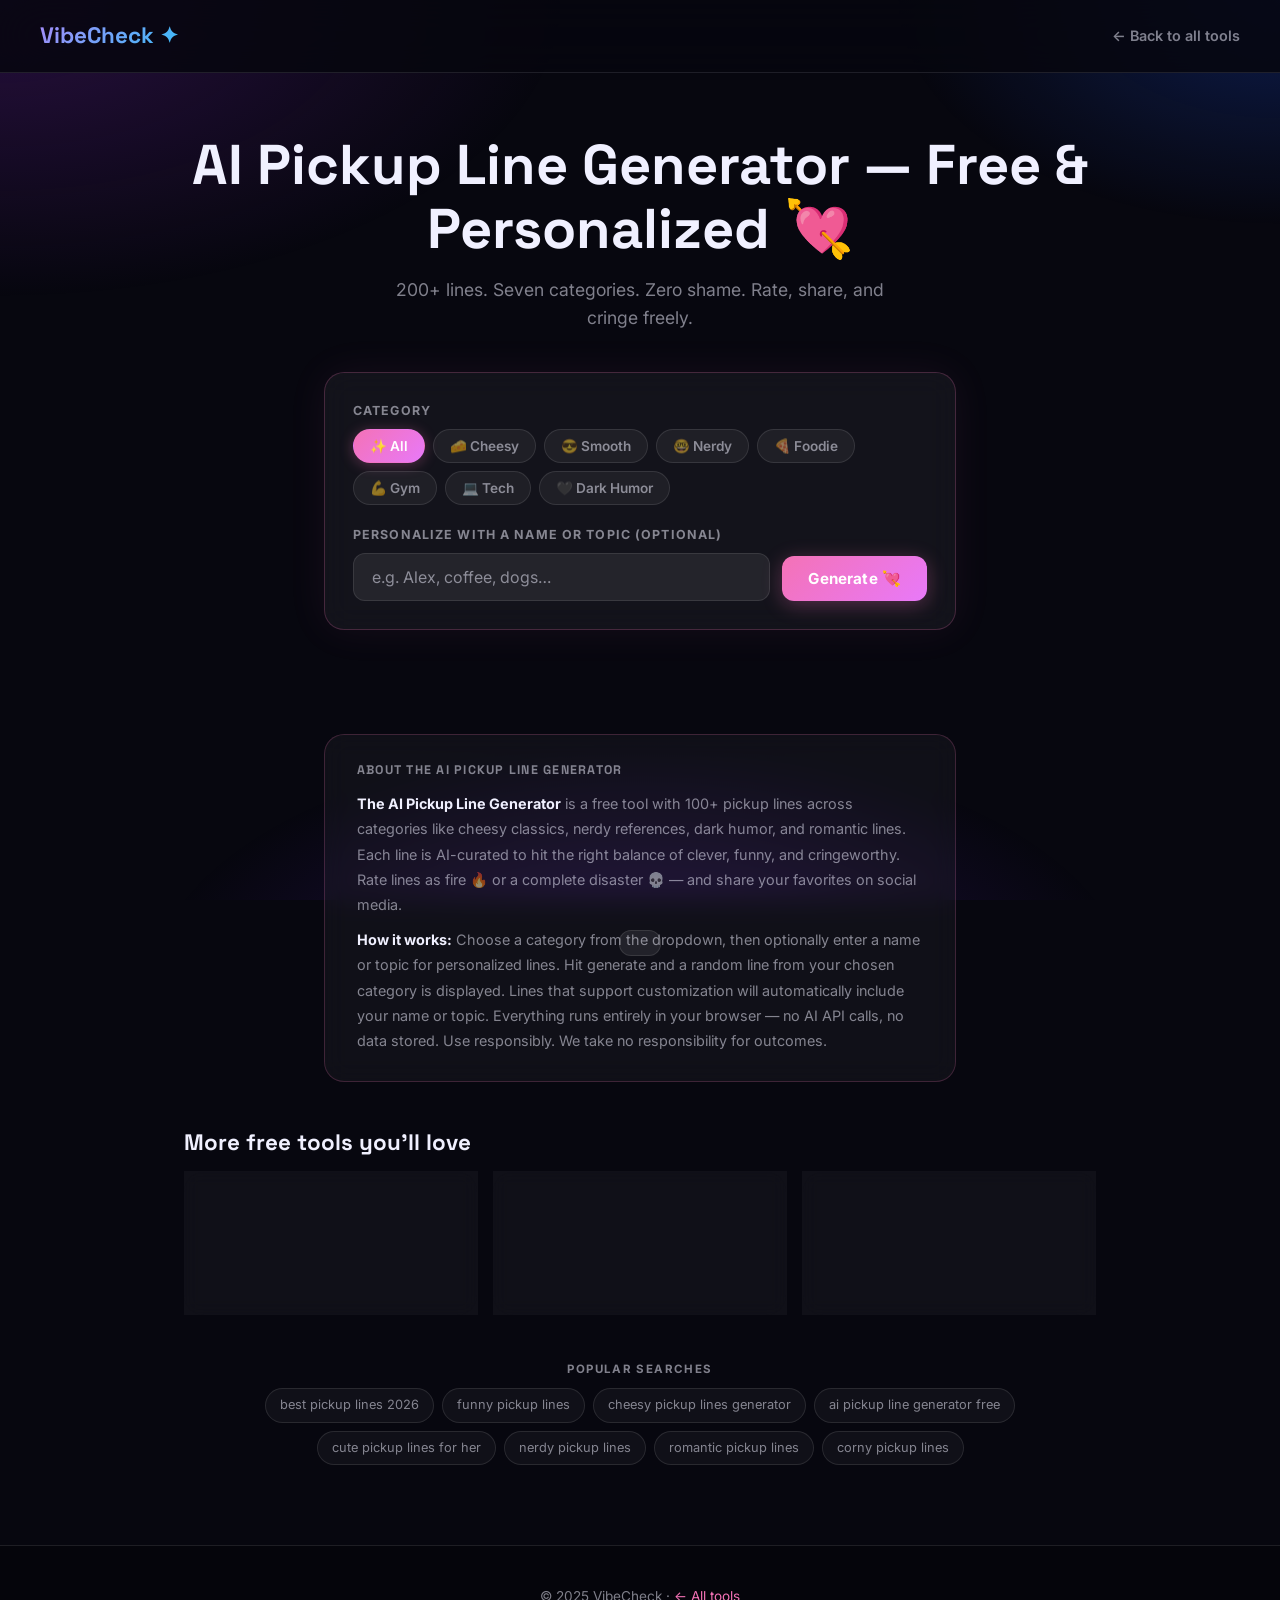
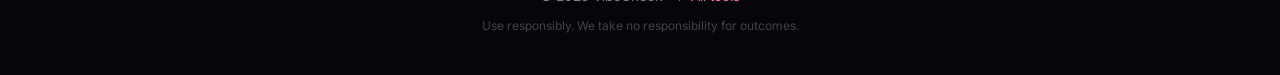
<file: pickup-lines/index.html>
<!DOCTYPE html>
<html lang="en">
<head>
  <meta charset="UTF-8">
  <meta name="viewport" content="width=device-width, initial-scale=1.0">
  <title>AI Pickup Line Generator — Free & Personalized Lines</title>
  <meta name="description" content="Generate funny & clever pickup lines by category or personalize with a name. Rate them, share them, cringe at them. 100+ lines, totally free.">
  <meta property="og:title" content="AI Pickup Line Generator — Free & Personalized">
  <meta property="og:description" content="Generate funny & clever pickup lines by category or enter a name for personalized lines. Rate, share, and cringe. 100% free.">
  <meta property="og:image" content="https://vibecheck.tools/og-pickup-lines.png">
  <meta property="og:url" content="https://vibecheck.tools/pickup-lines/">
  <meta property="og:type" content="website">
  <meta name="twitter:card" content="summary_large_image">
  <meta name="twitter:title" content="AI Pickup Line Generator — Free & Personalized">
  <meta name="twitter:description" content="Generate funny pickup lines by category or personalize with a name. Rate, share, cringe. 100% free.">
  <link rel="canonical" href="https://vibecheck.tools/pickup-lines/">
  <link rel="stylesheet" href="../style.css">
  <script type="application/ld+json">
  [
    {
      "@context": "https://schema.org",
      "@type": "WebApplication",
      "name": "AI Pickup Line Generator",
      "description": "A free AI-curated pickup line generator with 100+ lines across categories including cheesy, nerdy, dark humor, romantic, and more. Personalize lines with any name or topic.",
      "url": "https://vibecheck.tools/pickup-lines/",
      "applicationCategory": "EntertainmentApplication",
      "operatingSystem": "Any",
      "offers": { "@type": "Offer", "price": "0", "priceCurrency": "USD" },
      "featureList": ["100+ pickup lines", "Multiple categories (cheesy, nerdy, dark humor, romantic)", "Personalize with a name or topic", "Rate lines 🔥 or 💀", "Share on social media"],
      "provider": { "@type": "Organization", "name": "VibeCheck", "url": "https://vibecheck.tools" }
    },
    {
      "@context": "https://schema.org",
      "@type": "BreadcrumbList",
      "itemListElement": [
        { "@type": "ListItem", "position": 1, "name": "Home", "item": "https://vibecheck.tools/" },
        { "@type": "ListItem", "position": 2, "name": "AI Pickup Line Generator", "item": "https://vibecheck.tools/pickup-lines/" }
      ]
    },
    {
      "@context": "https://schema.org",
      "@type": "FAQPage",
      "mainEntity": [
        {
          "@type": "Question",
          "name": "Are these pickup lines AI generated?",
          "acceptedAnswer": { "@type": "Answer", "text": "The lines are AI-curated — written and refined with AI assistance to be funny, clever, and cringe-worthy in just the right way. They're organized by category and run entirely in your browser, with no live AI API calls." }
        },
        {
          "@type": "Question",
          "name": "How many pickup lines are there?",
          "acceptedAnswer": { "@type": "Answer", "text": "There are 100+ pickup lines across multiple categories including cheesy classics, nerdy references, dark humor, romantic lines, and more. New lines are added regularly." }
        },
        {
          "@type": "Question",
          "name": "Can I personalize pickup lines with a name?",
          "acceptedAnswer": { "@type": "Answer", "text": "Yes! Enter any name or topic in the personalize field and the generator will inject it into lines that support customization, making the result feel tailor-made." }
        }
      ]
    }
  ]
  </script>
  <style>
    /* Love pink/magenta theme overrides */
    :root {
      --accent: #f472b6;
      --accent2: #e879f9;
      --accent-glow: rgba(244,114,182,0.3);
    }

    .picker-layout {
      max-width: 680px;
      margin: 0 auto;
      padding: 0 24px 80px;
    }

    .controls-card {
      background: rgba(255,255,255,0.05);
      border: 1px solid rgba(244,114,182,0.22);
      border-radius: var(--radius);
      padding: 28px;
      margin-bottom: 24px;
      backdrop-filter: blur(14px);
      -webkit-backdrop-filter: blur(14px);
      box-shadow: 0 0 40px rgba(244,114,182,0.07);
    }

    .name-row {
      display: flex;
      gap: 12px;
      align-items: flex-end;
      margin-top: 20px;
    }
    .name-row .form-group { flex: 1; margin-bottom: 0; }
    .name-row .btn { flex-shrink: 0; white-space: nowrap; }

    /* Line display */
    .line-card {
      background: rgba(255,255,255,0.05);
      border: 1px solid rgba(244,114,182,0.22);
      border-radius: var(--radius);
      overflow: hidden;
      animation: fadeIn 0.5s ease both;
      backdrop-filter: blur(14px);
    }

    .line-hero {
      background: linear-gradient(135deg, rgba(244,114,182,0.12) 0%, rgba(232,121,249,0.1) 100%);
      padding: 40px 32px 32px;
      text-align: center;
      border-bottom: 1px solid var(--border);
      position: relative;
    }
    .line-hero::before {
      content: '"';
      position: absolute;
      top: 12px;
      left: 24px;
      font-size: 6rem;
      line-height: 1;
      color: rgba(244,114,182,0.2);
      font-family: Georgia, serif;
      pointer-events: none;
    }
    .line-cat-badge {
      display: inline-block;
      padding: 4px 12px;
      border-radius: 999px;
      font-size: 0.75rem;
      font-weight: 700;
      text-transform: uppercase;
      letter-spacing: 0.07em;
      margin-bottom: 20px;
    }
    .line-text {
      font-size: clamp(1.1rem, 3vw, 1.5rem);
      font-weight: 700;
      line-height: 1.4;
      max-width: 480px;
      margin: 0 auto 24px;
    }

    /* Rating */
    .rating-row {
      display: flex;
      align-items: center;
      justify-content: center;
      gap: 20px;
    }
    .rate-btn {
      display: flex;
      align-items: center;
      gap: 8px;
      padding: 10px 20px;
      border-radius: 999px;
      border: 1px solid var(--border);
      background: rgba(255,255,255,0.05);
      font-size: 1.2rem;
      cursor: pointer;
      transition: all 0.2s;
      font-family: var(--font);
      color: var(--text);
    }
    .rate-btn:hover { transform: scale(1.08); }
    .rate-btn.fire   { border-color: rgba(255,100,50,0.4); }
    .rate-btn.skull  { border-color: rgba(124,106,255,0.4); }
    .rate-btn.fire.voted  { background: rgba(255,100,50,0.15); }
    .rate-btn.skull.voted { background: rgba(124,106,255,0.15); }
    .rate-count { font-size: 0.85rem; font-weight: 600; }

    .line-body {
      padding: 24px 28px;
    }

    .line-actions {
      display: flex;
      gap: 10px;
      flex-wrap: wrap;
    }

    /* History */
    .history-section {
      margin-top: 32px;
    }
    .history-title {
      font-size: 0.75rem;
      font-weight: 700;
      text-transform: uppercase;
      letter-spacing: 0.1em;
      color: var(--text-muted);
      margin-bottom: 12px;
    }
    .history-list {
      display: flex;
      flex-direction: column;
      gap: 8px;
    }
    .history-item {
      background: var(--bg2);
      border: 1px solid var(--border);
      border-radius: var(--radius-sm);
      padding: 12px 16px;
      font-size: 0.85rem;
      display: flex;
      align-items: center;
      justify-content: space-between;
      gap: 12px;
    }
    .history-item-text { flex: 1; color: var(--text-muted); }
    .history-item-rating { font-size: 1rem; flex-shrink: 0; }

    .stat-pill {
      display: inline-flex;
      align-items: center;
      gap: 6px;
      background: var(--bg3);
      border: 1px solid var(--border);
      border-radius: 999px;
      padding: 4px 12px;
      font-size: 0.8rem;
      color: var(--text-muted);
    }

    .toast {
      position: fixed;
      bottom: 24px;
      left: 50%;
      transform: translateX(-50%) translateY(80px);
      background: var(--bg3);
      border: 1px solid var(--border);
      border-radius: var(--radius-sm);
      padding: 12px 20px;
      font-size: 0.9rem;
      z-index: 1000;
      transition: transform 0.3s ease;
    }
    .toast.show { transform: translateX(-50%) translateY(0); }
  </style>
</head>
<body>

<nav class="nav">
  <a href="../" class="nav-logo">VibeCheck ✦</a>
  <a href="../" class="nav-back">← Back to all tools</a>
</nav>

<div class="page-hero">
  <h1>AI Pickup Line Generator — Free & Personalized 💘</h1>
  <p>200+ lines. Seven categories. Zero shame. Rate, share, and cringe freely.</p>
</div>

<div class="picker-layout">
  <div class="controls-card">
    <div class="form-group" style="margin-bottom:16px">
      <label class="form-label">Category</label>
      <div class="chip-group" id="cat-chips">
        <button class="chip active" data-val="all">✨ All</button>
        <button class="chip" data-val="cheesy">🧀 Cheesy</button>
        <button class="chip" data-val="smooth">😎 Smooth</button>
        <button class="chip" data-val="nerdy">🤓 Nerdy</button>
        <button class="chip" data-val="foodie">🍕 Foodie</button>
        <button class="chip" data-val="gym">💪 Gym</button>
        <button class="chip" data-val="tech">💻 Tech</button>
        <button class="chip" data-val="dark">🖤 Dark Humor</button>
      </div>
    </div>
    <div class="name-row">
      <div class="form-group">
        <label class="form-label">Personalize with a name or topic (optional)</label>
        <input type="text" id="name-input" class="input" placeholder="e.g. Alex, coffee, dogs…" maxlength="30">
      </div>
      <button class="btn btn-primary" onclick="generateLine()">Generate 💘</button>
    </div>
  </div>

  <div id="line-result"></div>

  <div class="history-section" id="history-section" style="display:none">
    <div style="display:flex;align-items:center;justify-content:space-between;margin-bottom:12px">
      <div class="history-title">Recently Generated</div>
      <div id="stats-pills" style="display:flex;gap:8px"></div>
    </div>
    <div class="history-list" id="history-list"></div>
  </div>
</div>

<div id="toast" class="toast"></div>

<article class="about-tool" style="max-width:680px;margin:0 auto 48px;padding:0 24px;">
  <section style="background:rgba(255,255,255,0.04);border:1px solid rgba(244,114,182,0.2);border-radius:var(--radius);padding:28px 32px;backdrop-filter:blur(12px);">
    <h2 style="font-size:0.78rem;font-weight:700;margin-bottom:14px;color:var(--text-muted);text-transform:uppercase;letter-spacing:0.1em;">About the AI Pickup Line Generator</h2>
    <p style="color:var(--text-muted);font-size:0.9rem;line-height:1.75;margin-bottom:10px;">
      <strong style="color:var(--text);">The AI Pickup Line Generator</strong> is a free tool with 100+ pickup lines across categories like cheesy classics, nerdy references, dark humor, and romantic lines. Each line is AI-curated to hit the right balance of clever, funny, and cringeworthy. Rate lines as fire 🔥 or a complete disaster 💀 — and share your favorites on social media.
    </p>
    <p style="color:var(--text-muted);font-size:0.9rem;line-height:1.75;">
      <strong style="color:var(--text);">How it works:</strong> Choose a category from the dropdown, then optionally enter a name or topic for personalized lines. Hit generate and a random line from your chosen category is displayed. Lines that support customization will automatically include your name or topic. Everything runs entirely in your browser — no AI API calls, no data stored. Use responsibly. We take no responsibility for outcomes.
    </p>
  </section>
</article>

<section class="related-tools" aria-labelledby="related-heading-pickup">
  <h2 id="related-heading-pickup">More free tools you'll love</h2>
  <div class="related-grid">
    <a href="../am-i-cooked/" class="related-card" aria-label="Am I Cooked financial health check">
      <span class="r-emoji" role="img" aria-label="Skull">💀</span>
      <span class="r-name">Am I Cooked?</span>
      <span class="r-desc">Get an honest financial reality check score. Are you thriving or cooked?</span>
    </a>
    <a href="../what-should-i-eat/" class="related-card" aria-label="What Should I Eat meal picker">
      <span class="r-emoji" role="img" aria-label="Ramen">🍜</span>
      <span class="r-name">What Should I Eat?</span>
      <span class="r-desc">Stop staring at the fridge. Get a perfect meal suggestion with a full recipe.</span>
    </a>
    <a href="../life-spent/" class="related-card" aria-label="Life Spent On time calculator">
      <span class="r-emoji" role="img" aria-label="Hourglass">⏳</span>
      <span class="r-name">Life Spent On…</span>
      <span class="r-desc">How many years have you spent doom-scrolling? The results will haunt you.</span>
    </a>
  </div>
</section>

<section class="popular-searches" aria-label="Popular searches for pickup line generator">
  <h3>Popular searches</h3>
  <div class="search-tags" role="list">
    <span class="search-tag" role="listitem">best pickup lines 2026</span>
    <span class="search-tag" role="listitem">funny pickup lines</span>
    <span class="search-tag" role="listitem">cheesy pickup lines generator</span>
    <span class="search-tag" role="listitem">ai pickup line generator free</span>
    <span class="search-tag" role="listitem">cute pickup lines for her</span>
    <span class="search-tag" role="listitem">nerdy pickup lines</span>
    <span class="search-tag" role="listitem">romantic pickup lines</span>
    <span class="search-tag" role="listitem">corny pickup lines</span>
  </div>
</section>

<footer class="footer">
  <div class="container">
    <p>© 2025 VibeCheck · <a href="../">← All tools</a></p>
    <p class="mt-8" style="font-size:0.75rem;opacity:0.5">Use responsibly. We take no responsibility for outcomes.</p>
  </div>
</footer>

<script>
// ── Pickup line database ──────────────────────────────────────────────────────
// Lines with {name} get the user's name injected. Lines with {topic} get the topic.
const LINES = {
  cheesy: [
    "Are you a magician? Because whenever I look at you, everyone else disappears.",
    "Do you have a map? I keep getting lost in your eyes.",
    "Are you a parking ticket? Because you've got 'fine' written all over you.",
    "Is your name Google? Because you have everything I've been searching for.",
    "Do you believe in love at first sight, or should I walk by again?",
    "Are you a camera? Every time I look at you, I smile.",
    "Are you a bank loan? Because you have my interest.",
    "Do you have a Band-Aid? I scraped my knee falling for you.",
    "Is your dad a boxer? Because you're a knockout.",
    "Are you a 45-degree angle? Because you're acute-y.",
    "If you were a vegetable, you'd be a cute-cumber.",
    "Are you French? Because Eiffel for you.",
    "Do you like science? Because I've got great chemistry with you.",
    "Are you a time traveler? Because I can see you in my future.",
    "Is your name Ariel? Because I think we mermaid for each other.",
    "Are you a star? Because your beauty lights up the room.",
    "Do you have a pencil? I want to erase your past and write our future.",
    "Are you a dictionary? You add meaning to my life.",
    "Are you a sunset? Because you make everything more beautiful.",
    "Hi {name}, did it hurt when you fell from heaven?",
    "Hey {name}, are you a magnet? Because I'm attracted to you.",
    "I told my friends about you, {name}. Now they want to meet the person who has my attention.",
    "{name}, if you were a fruit, you'd be a fine-apple.",
    "They say nothing lasts forever, {name}. Want to be my nothing?",
    "Hi {name}, I was going to play it cool but I'd rather play it honest — you're stunning.",
  ],
  smooth: [
    "I was having a pretty average day until you walked in and made it extraordinary.",
    "You look like you have great taste. Want to grab coffee and prove me right?",
    "I don't usually do this, but you seem like someone worth being awkward for.",
    "I've been trying to think of a clever line but honestly you make it hard to think straight.",
    "I noticed you from across the room and decided that worst case scenario is you say no.",
    "If confidence is attractive, I'm about to become very attractive by talking to you.",
    "I'm not going to pretend I walked over here for any other reason than to meet you.",
    "You have the kind of energy that makes me want to stay wherever you are.",
    "I'm not great at small talk, but I'm great at being genuinely interested in people like you.",
    "There are a lot of people here, but you're the only one I wanted to meet.",
    "You seem like someone who'd have really interesting things to say. Am I right?",
    "I debated whether to come over for about three seconds and then decided life's too short.",
    "You're either incredibly interesting or I'm making a very confident assumption. Let's find out.",
    "I don't believe in wasting either of our time, so — can I get your number?",
    "Hey {name}, I'm not a photographer, but I can picture us together.",
    "So {name}, what's the story behind those eyes?",
    "I feel like if I don't talk to you, I'll spend the rest of the night wondering what if.",
    "{name}, I'd say you're drop-dead gorgeous, but I'd rather you stay alive and go on a date with me.",
    "I'll be honest, {name} — I haven't thought of anything clever. I just knew I had to say hi.",
    "The audacity to be that good-looking in public. Respect, {name}.",
  ],
  nerdy: [
    "Are you made of copper and tellurium? Because you're CuTe.",
    "Are you a black hole? Because you keep pulling me in and I can't escape.",
    "I must be a snowflake because I've fallen for you.",
    "Are you a Wi-Fi signal? Because I'm feeling a connection.",
    "Do you like Star Wars? Because Yoda one for me.",
    "Are you the square root of -1? Because you can't be real.",
    "I must be a keyboard because you're just my type.",
    "Are you made of dark matter? Because you're indescribable yet undeniable.",
    "I'm not a mathematician, but I'm pretty good with numbers. Give me yours?",
    "Are you a library book? Because I can't stop checking you out.",
    "You must be the Higgs boson particle — everyone was looking for you and now I've found you.",
    "Are you an electron? Because my world revolves around you.",
    "I wish I was your derivative so I could lie tangent to your curves.",
    "Are you a compiler? Because you make my heart run faster.",
    "You must be a 90° angle — because you're looking right.",
    "If you were a dinosaur, you'd be a Gorgeousaurus.",
    "Are you a comet? Because you only come around once and you're worth watching.",
    "Do you like science? Because I've got amazing chemistry with {name}.",
    "{name}, you must be a rare element — I've never found anyone quite like you.",
    "Hey {name}, I looked you up in the periodic table and I found Au (gold).",
    "Are you quantum? Because the more I observe you, {name}, the more I want to know about you.",
  ],
  foodie: [
    "Are you a pizza? Because even when you're a little cheesy, you're still amazing.",
    "Do you work at Starbucks? Because I like you a latte.",
    "Are you a taco? Because you make my heart do a salsa.",
    "I like my coffee how I like my mornings — with you in them.",
    "Are you a sushi chef? Because you're on a roll.",
    "Do you like raisins? How about a date?",
    "Are you baking bread? Because you're making me rise.",
    "You're like a fine wine — I think about you when I should be doing other things.",
    "Are you a croissant? Because you're wonderfully flaky and I mean that in the best way.",
    "Is your name Sriracha? Because you're hot with everything.",
    "Are you pasta? Because I can't resist you and I feel guilty about it.",
    "You must be espresso — intense, warm, and impossible to get through the day without.",
    "Are you a chef? Because you make my heart skip a beet.",
    "I'd never ghost you. I'm not like other avocados — I don't disappear when it gets good.",
    "Hey {name}, are you a dessert menu? Because I saved the best for last.",
    "{name}, if you were a dish, you'd be a five-star experience.",
    "I was going to cook dinner tonight but then I met {name} and suddenly I'd rather take you out.",
    "Are you matcha? Because {name}, you've got that rare, acquired-taste energy that I can't stop thinking about.",
    "You're like the perfect meal, {name} — everything about you just works.",
    "Hey {name}, I heard you like good taste. I happen to specialize in exactly that.",
  ],
  gym: [
    "Are you a personal trainer? Because you just gave my heart a workout.",
    "Do you believe in muscle memory? Because I think my heart remembers you.",
    "Are you a protein shake? Because I want you after every hard day.",
    "I was going to skip leg day but now I can't stop running toward you.",
    "Are you a deadlift? Because you're picking me up without even trying.",
    "Do you do cardio? Because you just took my breath away.",
    "My form on squats was perfect until you walked in.",
    "Are you a rest day? Because I've been working hard just to get to you.",
    "I've been lifting for years but nothing hits as hard as catching your eye.",
    "Are you pre-workout? Because my heart has been racing since you got here.",
    "I'm no spotter, but I'll always have your back.",
    "You must do CrossFit, because you've completely destroyed my routine.",
    "Are you a gym playlist? Because you make me want to push harder.",
    "You're like the perfect rep — I want to do you again and again.",
    "Hey {name}, I don't normally talk to people mid-workout but you made me break form.",
    "{name}, are you a resistance band? Because I feel the tension between us.",
    "I'd ask if you come here often, {name}, but I'd remember if I'd seen you.",
    "My trainer said to work on my weaknesses. I think that's my ability to talk to someone like {name}.",
    "{name}, you've got the kind of energy that makes the whole gym better.",
    "I was going to PR today but then you showed up and now all my goals have changed, {name}.",
  ],
  tech: [
    "Are you a software update? Because every time I see you, I feel like improving.",
    "Are you JavaScript? Because you make my heart asynchronous.",
    "Do you have 11 protons? Because you're sodium fine.",
    "Are you HTTP? Because without you, I feel like a 404.",
    "I must be an API — every time you call, I respond.",
    "Are you a recursive function? Because I keep coming back to you.",
    "Are you CSS? Because you've got style.",
    "I'd never use a dark pattern on you — I want you to opt in willingly.",
    "Are you a git repository? Because I want to commit to you.",
    "You must be a great UX designer because every interaction with you feels intuitive.",
    "Are you a merge conflict? Because I can't move forward until I resolve my feelings for you.",
    "My love for you has O(1) complexity — it doesn't grow slower the more I get to know you.",
    "Are you a server? Because you're handling my requests perfectly.",
    "I don't need Stack Overflow to solve this — I just need your number.",
    "Hey {name}, are you a terminal? Because you give me commands I'm happy to follow.",
    "{name}, you're like open source — the more I discover about you, the better you get.",
    "I'd never deprecate you, {name}. You're a core dependency.",
    "Are you a keyboard shortcut, {name}? Because I want to use you every day.",
    "{name}, you're like a well-written function — elegant, efficient, and impossible to replace.",
    "I've been debugging my love life for years, {name}. I think you're the fix I've been looking for.",
  ],
  dark: [
    "Are you a cemetery? Because I'm dying to get into you.",
    "I'm not a ghost hunter but I'd definitely follow you into a dark room.",
    "Are you a villain? Because you just made my whole moral compass spin.",
    "I was depressed until I met you. Now I'm still depressed but I smile about it.",
    "You're like my will to live — rare, precious, and I need to hold onto you.",
    "Are you a horror movie? Because I can't look away even though I probably should.",
    "I've made some questionable decisions in life but meeting you won't be one of them.",
    "Are you a crime scene? Because I can't stop investigating you.",
    "You're like my browser history — I probably shouldn't share you but I want to.",
    "Are you chaos? Because you've completely disrupted my sense of order and I love it.",
    "I was told I have commitment issues. Then you walked in and suddenly I want a five-year plan.",
    "Are you a deadline? Because I've been avoiding you but I know eventually I'll cave.",
    "They say love is painful. You look like exactly the right kind of trouble.",
    "Are you a plot twist? Because nothing about meeting you went the way I expected.",
    "I'm emotionally unavailable in most situations. You seem like the exception.",
    "Hey {name}, I googled 'how to get someone's attention' and none of the results mentioned just being honest. So here I am, being honest — I think you're wonderful.",
    "{name}, they say you should avoid people who make you feel things. Clearly I don't follow advice.",
    "I have terrible taste in everything, {name}. You might be the first good decision I've made.",
    "{name}, my therapist said I need to work on opening up. You seem like a good reason to try.",
    "I wasn't planning on catching feelings today, {name}, but here we are.",
  ],
};

// Flatten all lines
const ALL_LINES = Object.entries(LINES).flatMap(([cat, lines]) =>
  lines.map(line => ({ line, cat }))
);

// Category meta
const CAT_META = {
  cheesy: { label: '🧀 Cheesy',      color: '#ffaa00', bg: 'rgba(255,170,0,0.15)' },
  smooth: { label: '😎 Smooth',      color: '#00d4aa', bg: 'rgba(0,212,170,0.15)' },
  nerdy:  { label: '🤓 Nerdy',       color: '#7c6aff', bg: 'rgba(124,106,255,0.2)' },
  foodie: { label: '🍕 Foodie',      color: '#ff6b9d', bg: 'rgba(255,107,157,0.15)' },
  gym:    { label: '💪 Gym',         color: '#96e072', bg: 'rgba(150,224,114,0.15)' },
  tech:   { label: '💻 Tech',        color: '#45b7d1', bg: 'rgba(69,183,209,0.15)' },
  dark:   { label: '🖤 Dark Humor',  color: '#aaaaaa', bg: 'rgba(170,170,170,0.1)' },
};

// Chip selector
document.querySelectorAll('.chip-group').forEach(group => {
  group.addEventListener('click', e => {
    const chip = e.target.closest('.chip');
    if (!chip) return;
    group.querySelectorAll('.chip').forEach(c => c.classList.remove('active'));
    chip.classList.add('active');
  });
});

// Enter key triggers generate
document.getElementById('name-input').addEventListener('keydown', e => {
  if (e.key === 'Enter') generateLine();
});

// ── State ─────────────────────────────────────────────────────────────────────
let history   = [];
let lastIndex = -1;
let ratings   = JSON.parse(localStorage.getItem('vc_ratings') || '{}');
let currentLine = null;

function saveRatings() {
  localStorage.setItem('vc_ratings', JSON.stringify(ratings));
}

// ── Generate ──────────────────────────────────────────────────────────────────
function generateLine() {
  const cat   = document.querySelector('#cat-chips .chip.active')?.dataset.val || 'all';
  const name  = document.getElementById('name-input').value.trim();

  let pool = cat === 'all' ? [...ALL_LINES] : ALL_LINES.filter(l => l.cat === cat);
  if (pool.length === 0) pool = ALL_LINES;

  // Avoid repeating last line
  let filtered = pool.filter((_, i) => i !== lastIndex);
  if (filtered.length === 0) filtered = pool;

  // If name given, prefer lines with {name} placeholder
  let named = name ? filtered.filter(l => l.line.includes('{name}') || l.line.includes('{topic}')) : [];
  const source = named.length > 0 && Math.random() < 0.65 ? named : filtered;
  const pick   = source[Math.floor(Math.random() * source.length)];
  lastIndex    = pool.indexOf(pick);

  // Inject name/topic
  let lineText = pick.line;
  if (name) {
    lineText = lineText.replace(/\{name\}/g, name).replace(/\{topic\}/g, name);
  } else {
    lineText = lineText.replace(/\{name\}/g, 'you').replace(/\{topic\}/g, 'this');
  }

  currentLine = { text: lineText, cat: pick.cat, original: pick.line };

  // Add to history (max 5)
  history.unshift({ text: lineText, cat: pick.cat });
  if (history.length > 5) history.pop();

  renderLine(lineText, pick.cat);
  renderHistory();
}

function renderLine(text, cat) {
  const meta  = CAT_META[cat] || CAT_META.cheesy;
  const key   = btoa(text.slice(0, 30));
  const votes = ratings[key] || { fire: 0, skull: 0, voted: null };

  document.getElementById('line-result').innerHTML = `
    <div class="line-card">
      <div class="line-hero">
        <div class="line-cat-badge" style="background:${meta.bg};color:${meta.color}">${meta.label}</div>
        <div class="line-text">"${text}"</div>
        <div class="rating-row">
          <button class="rate-btn fire ${votes.voted === 'fire' ? 'voted' : ''}"
            onclick="rate('${key}', 'fire', this)" id="btn-fire">
            🔥 <span class="rate-count" id="count-fire">${votes.fire}</span>
          </button>
          <button class="rate-btn skull ${votes.voted === 'skull' ? 'voted' : ''}"
            onclick="rate('${key}', 'skull', this)" id="btn-skull">
            💀 <span class="rate-count" id="count-skull">${votes.skull}</span>
          </button>
        </div>
      </div>
      <div class="line-body">
        <div class="line-actions">
          <button class="btn btn-primary" onclick="generateLine()">Generate another 🎲</button>
          <button class="btn btn-secondary" onclick="copyLine()">📋 Copy line</button>
          <button class="btn btn-ghost" onclick="shareTwitter()">𝕏 Share</button>
          <button class="btn btn-ghost" onclick="shareReddit()">Reddit</button>
          <button class="btn btn-ghost" onclick="shareWhatsApp()">WhatsApp</button>
        </div>
      </div>
    </div>
  `;
}

function rate(key, type, btn) {
  if (!ratings[key]) ratings[key] = { fire: 0, skull: 0, voted: null };
  const r = ratings[key];

  if (r.voted === type) {
    // Undo vote
    r[type] = Math.max(0, r[type] - 1);
    r.voted  = null;
    btn.classList.remove('voted');
  } else {
    // Undo previous vote if any
    if (r.voted) {
      r[r.voted] = Math.max(0, r[r.voted] - 1);
      document.getElementById(`btn-${r.voted}`)?.classList.remove('voted');
    }
    r[type]++;
    r.voted = type;
    btn.classList.add('voted');
  }

  document.getElementById('count-fire').textContent  = r.fire;
  document.getElementById('count-skull').textContent = r.skull;
  saveRatings();
}

function copyLine() {
  if (!currentLine) return;
  navigator.clipboard.writeText(currentLine.text).then(() => showToast('Copied! 📋 Go get \'em.'));
}

function shareTwitter() {
  if (!currentLine) return;
  const text = encodeURIComponent(`"${currentLine.text}" 💘\n\nGenerate your own pickup lines →`);
  const url  = encodeURIComponent(window.location.href);
  window.open(`https://twitter.com/intent/tweet?text=${text}&url=${url}`, '_blank');
}

function shareReddit() {
  if (!currentLine) return;
  const title = encodeURIComponent(`"${currentLine.text}" — AI Pickup Line Generator`);
  const url   = encodeURIComponent(window.location.href);
  window.open(`https://www.reddit.com/submit?url=${url}&title=${title}`, '_blank');
}

function shareWhatsApp() {
  if (!currentLine) return;
  const text = encodeURIComponent(`"${currentLine.text}" 💘\n\nGenerate your own pickup lines 👇\n${window.location.href}`);
  window.open(`https://wa.me/?text=${text}`, '_blank');
}

function renderHistory() {
  if (history.length === 0) return;
  document.getElementById('history-section').style.display = 'block';

  const totalFire  = Object.values(ratings).reduce((a, r) => a + (r.fire  || 0), 0);
  const totalSkull = Object.values(ratings).reduce((a, r) => a + (r.skull || 0), 0);

  document.getElementById('stats-pills').innerHTML = `
    <span class="stat-pill">🔥 ${totalFire}</span>
    <span class="stat-pill">💀 ${totalSkull}</span>
  `;

  document.getElementById('history-list').innerHTML = history.map(item => {
    const meta = CAT_META[item.cat] || CAT_META.cheesy;
    return `
      <div class="history-item">
        <span class="history-item-text">"${item.text}"</span>
        <span class="history-item-rating" style="color:${meta.color}">${meta.label.split(' ')[0]}</span>
      </div>
    `;
  }).join('');
}

function showToast(msg) {
  const t = document.getElementById('toast');
  t.textContent = msg;
  t.classList.add('show');
  setTimeout(() => t.classList.remove('show'), 2800);
}

// Auto-generate on load
generateLine();
</script>

</body>
</html>
</file>
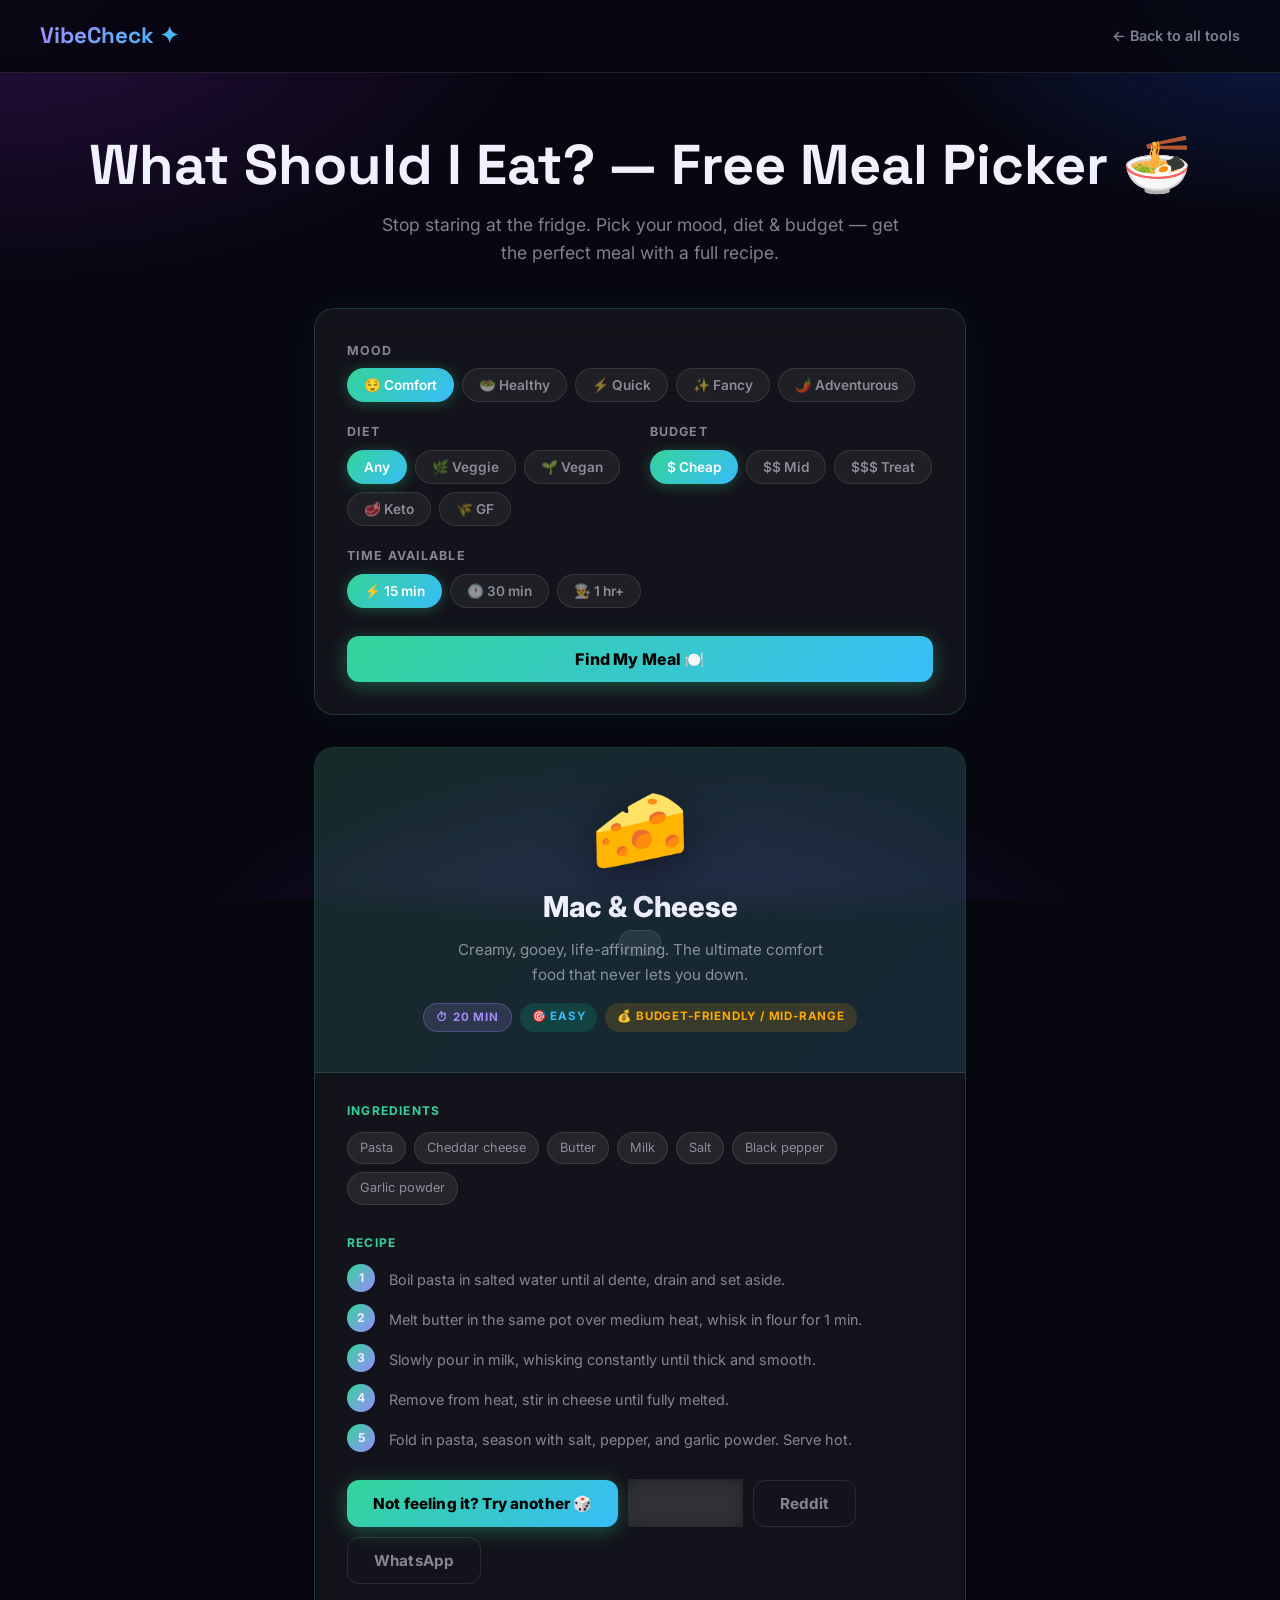
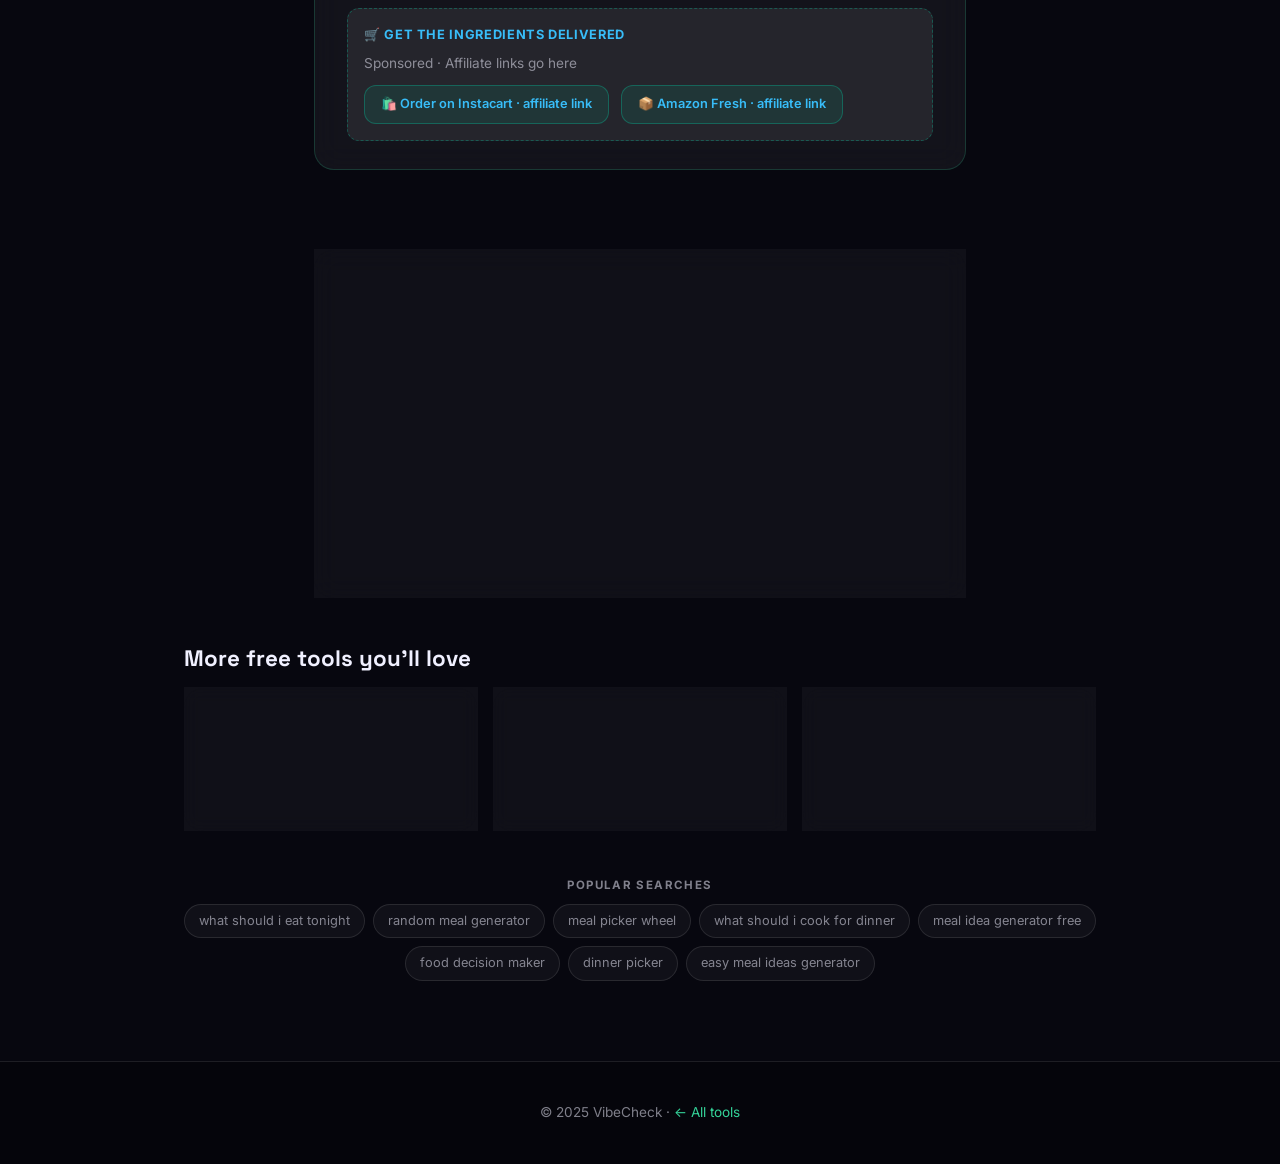
<file: what-should-i-eat/index.html>
<!DOCTYPE html>
<html lang="en">
<head>
  <meta charset="UTF-8">
  <meta name="viewport" content="width=device-width, initial-scale=1.0">
  <title>What Should I Eat? — Free Meal Picker & Recipe Finder</title>
  <meta name="description" content="Can't decide what to eat? Pick your mood, diet, budget & time. Get a perfect meal suggestion with a full recipe instantly. Free, no sign-up.">
  <meta property="og:title" content="What Should I Eat? — Free Meal Picker & Recipe Finder">
  <meta property="og:description" content="Pick your mood, diet, budget & time — we'll serve up the perfect meal with a full recipe. 100% free, no sign-up.">
  <meta property="og:image" content="https://vibecheck.tools/og-what-should-i-eat.png">
  <meta property="og:url" content="https://vibecheck.tools/what-should-i-eat/">
  <meta property="og:type" content="website">
  <meta name="twitter:card" content="summary_large_image">
  <meta name="twitter:title" content="What Should I Eat? — Free Meal Picker & Recipe Finder">
  <meta name="twitter:description" content="Pick your mood, diet, budget & time — we'll serve up the perfect meal with a full recipe. 100% free.">
  <link rel="canonical" href="https://vibecheck.tools/what-should-i-eat/">
  <link rel="stylesheet" href="../style.css">
  <script type="application/ld+json">
  [
    {
      "@context": "https://schema.org",
      "@type": "WebApplication",
      "name": "What Should I Eat?",
      "description": "A free meal picker tool that suggests the perfect meal based on your mood, dietary preferences, budget, and available time — complete with a full recipe.",
      "url": "https://vibecheck.tools/what-should-i-eat/",
      "applicationCategory": "UtilitiesApplication",
      "operatingSystem": "Any",
      "offers": { "@type": "Offer", "price": "0", "priceCurrency": "USD" },
      "featureList": ["Meal suggestions by mood", "Dietary filter (vegan, keto, etc.)", "Budget filter", "Cook time filter", "Full recipe included"],
      "provider": { "@type": "Organization", "name": "VibeCheck", "url": "https://vibecheck.tools" }
    },
    {
      "@context": "https://schema.org",
      "@type": "BreadcrumbList",
      "itemListElement": [
        { "@type": "ListItem", "position": 1, "name": "Home", "item": "https://vibecheck.tools/" },
        { "@type": "ListItem", "position": 2, "name": "What Should I Eat?", "item": "https://vibecheck.tools/what-should-i-eat/" }
      ]
    },
    {
      "@context": "https://schema.org",
      "@type": "FAQPage",
      "mainEntity": [
        {
          "@type": "Question",
          "name": "How does the meal picker work?",
          "acceptedAnswer": { "@type": "Answer", "text": "Select your mood, dietary preference, budget, and how much time you have to cook. The tool instantly suggests a matching meal from a curated database of recipes, complete with ingredients and step-by-step instructions." }
        },
        {
          "@type": "Question",
          "name": "Is this meal planner free?",
          "acceptedAnswer": { "@type": "Answer", "text": "Yes, What Should I Eat? is completely free to use. No account required, no email, no payment. It runs entirely in your browser." }
        },
        {
          "@type": "Question",
          "name": "Can I filter by dietary restrictions?",
          "acceptedAnswer": { "@type": "Answer", "text": "Yes. You can filter meals by diet type including anything goes, vegetarian, vegan, and keto. More dietary options are planned." }
        },
        {
          "@type": "Question",
          "name": "How many meal options are there?",
          "acceptedAnswer": { "@type": "Answer", "text": "The tool includes dozens of curated meal options across multiple moods, budgets, cook times, and dietary preferences, with more being added regularly." }
        }
      ]
    }
  ]
  </script>
  <style>
    /* Fresh green/teal theme overrides */
    :root {
      --accent: #34d399;
      --accent2: #38bdf8;
      --accent-glow: rgba(52,211,153,0.3);
    }

    .picker-layout {
      max-width: 700px;
      margin: 0 auto;
      padding: 0 24px 80px;
    }

    .picker-form {
      background: rgba(255,255,255,0.05);
      border: 1px solid rgba(52,211,153,0.2);
      border-radius: var(--radius);
      padding: 32px;
      margin-bottom: 32px;
      backdrop-filter: blur(14px);
      -webkit-backdrop-filter: blur(14px);
      box-shadow: 0 0 40px rgba(52,211,153,0.06);
    }

    .picker-row {
      display: grid;
      grid-template-columns: 1fr 1fr;
      gap: 20px;
    }
    @media (max-width: 500px) {
      .picker-row { grid-template-columns: 1fr; }
    }

    /* Meal result card */
    .meal-card {
      background: rgba(255,255,255,0.05);
      border: 1px solid rgba(52,211,153,0.2);
      border-radius: var(--radius);
      overflow: hidden;
      animation: fadeIn 0.5s ease both;
      backdrop-filter: blur(14px);
    }

    .meal-hero {
      background: linear-gradient(135deg, rgba(52,211,153,0.12), rgba(56,189,248,0.12));
      padding: 40px 32px;
      text-align: center;
      border-bottom: 1px solid var(--border);
      position: relative;
    }
    .meal-emoji-big {
      font-size: 5rem;
      line-height: 1;
      margin-bottom: 16px;
      filter: drop-shadow(0 8px 24px rgba(0,0,0,0.5));
    }
    .meal-name {
      font-size: 1.8rem;
      font-weight: 800;
      margin-bottom: 8px;
    }
    .meal-description {
      color: var(--text-muted);
      font-size: 0.95rem;
      max-width: 400px;
      margin: 0 auto;
    }
    .meal-badges {
      display: flex;
      gap: 8px;
      justify-content: center;
      flex-wrap: wrap;
      margin-top: 16px;
    }

    .meal-body {
      padding: 28px 32px;
    }

    .meal-section-title {
      font-size: 0.75rem;
      font-weight: 700;
      text-transform: uppercase;
      letter-spacing: 0.1em;
      color: var(--accent);
      margin-bottom: 12px;
    }

    .ingredients-list {
      display: flex;
      flex-wrap: wrap;
      gap: 8px;
      margin-bottom: 28px;
    }
    .ingredient-tag {
      background: var(--bg3);
      border: 1px solid var(--border);
      border-radius: 999px;
      padding: 5px 12px;
      font-size: 0.8rem;
      color: var(--text-muted);
    }

    .recipe-steps {
      list-style: none;
      display: flex;
      flex-direction: column;
      gap: 12px;
      margin-bottom: 28px;
    }
    .recipe-step {
      display: flex;
      gap: 14px;
      align-items: flex-start;
    }
    .step-num {
      min-width: 28px;
      height: 28px;
      background: linear-gradient(135deg, var(--accent), #9b8aff);
      border-radius: 50%;
      display: flex;
      align-items: center;
      justify-content: center;
      font-size: 0.75rem;
      font-weight: 700;
      flex-shrink: 0;
    }
    .step-text { color: var(--text-muted); font-size: 0.9rem; padding-top: 4px; }

    .meal-actions {
      display: flex;
      gap: 10px;
      flex-wrap: wrap;
    }

    .affiliate-box {
      margin-top: 24px;
      padding: 16px;
      background: var(--bg3);
      border: 1px dashed rgba(0,212,170,0.3);
      border-radius: var(--radius-sm);
      font-size: 0.85rem;
      color: var(--text-muted);
    }
    .affiliate-box strong {
      color: var(--accent2);
      font-size: 0.8rem;
      text-transform: uppercase;
      letter-spacing: 0.05em;
      display: block;
      margin-bottom: 8px;
    }
    .affiliate-btn {
      display: inline-flex;
      align-items: center;
      gap: 6px;
      margin-top: 10px;
      padding: 8px 16px;
      background: rgba(0,212,170,0.1);
      border: 1px solid rgba(0,212,170,0.3);
      border-radius: var(--radius-sm);
      color: var(--accent2);
      font-size: 0.8rem;
      font-weight: 600;
      text-decoration: none;
      transition: background 0.2s;
    }
    .affiliate-btn:hover { background: rgba(0,212,170,0.2); }

    .toast {
      position: fixed;
      bottom: 24px;
      left: 50%;
      transform: translateX(-50%) translateY(80px);
      background: var(--bg3);
      border: 1px solid var(--border);
      border-radius: var(--radius-sm);
      padding: 12px 20px;
      font-size: 0.9rem;
      z-index: 1000;
      transition: transform 0.3s ease;
    }
    .toast.show { transform: translateX(-50%) translateY(0); }
  </style>
</head>
<body>

<nav class="nav">
  <a href="../" class="nav-logo">VibeCheck ✦</a>
  <a href="../" class="nav-back">← Back to all tools</a>
</nav>

<div class="page-hero">
  <h1>What Should I Eat? — Free Meal Picker 🍜</h1>
  <p>Stop staring at the fridge. Pick your mood, diet &amp; budget — get the perfect meal with a full recipe.</p>
</div>

<div class="picker-layout">
  <div class="picker-form">
    <div class="form-group">
      <label class="form-label">Mood</label>
      <div class="chip-group" id="mood-chips">
        <button class="chip active" data-val="comfort">😌 Comfort</button>
        <button class="chip" data-val="healthy">🥗 Healthy</button>
        <button class="chip" data-val="quick">⚡ Quick</button>
        <button class="chip" data-val="fancy">✨ Fancy</button>
        <button class="chip" data-val="adventurous">🌶️ Adventurous</button>
      </div>
    </div>
    <div class="picker-row">
      <div class="form-group">
        <label class="form-label">Diet</label>
        <div class="chip-group" id="diet-chips">
          <button class="chip active" data-val="any">Any</button>
          <button class="chip" data-val="vegetarian">🌿 Veggie</button>
          <button class="chip" data-val="vegan">🌱 Vegan</button>
          <button class="chip" data-val="keto">🥩 Keto</button>
          <button class="chip" data-val="glutenfree">🌾 GF</button>
        </div>
      </div>
      <div class="form-group">
        <label class="form-label">Budget</label>
        <div class="chip-group" id="budget-chips">
          <button class="chip active" data-val="$">$ Cheap</button>
          <button class="chip" data-val="$$">$$ Mid</button>
          <button class="chip" data-val="$$$">$$$ Treat</button>
        </div>
      </div>
    </div>
    <div class="form-group">
      <label class="form-label">Time Available</label>
      <div class="chip-group" id="time-chips">
        <button class="chip active" data-val="15">⚡ 15 min</button>
        <button class="chip" data-val="30">🕐 30 min</button>
        <button class="chip" data-val="60">👨‍🍳 1 hr+</button>
      </div>
    </div>
    <button class="btn btn-teal" style="width:100%;margin-top:8px;font-size:1rem" onclick="pickMeal()">
      Find My Meal 🍽️
    </button>
  </div>

  <div id="meal-result"></div>
</div>

<div id="toast" class="toast"></div>

<article class="about-tool" style="max-width:700px;margin:0 auto 48px;padding:0 24px;">
  <section style="background:rgba(255,255,255,0.04);border:1px solid rgba(52,211,153,0.2);border-radius:var(--radius);padding:28px 32px;backdrop-filter:blur(12px);">
    <h2 style="font-size:0.78rem;font-weight:700;margin-bottom:14px;color:var(--text-muted);text-transform:uppercase;letter-spacing:0.1em;">About What Should I Eat? — Free Meal Picker</h2>
    <p style="color:var(--text-muted);font-size:0.9rem;line-height:1.75;margin-bottom:10px;">
      <strong style="color:var(--text);">What Should I Eat?</strong> is a free meal picker tool designed to end the daily "what's for dinner?" debate in seconds. Tell it your current mood, dietary preferences (vegan, keto, gluten-free, etc.), how much you want to spend, and how much time you have to cook — and it serves up a perfectly matched meal suggestion complete with a full ingredient list and step-by-step recipe.
    </p>
    <p style="color:var(--text-muted);font-size:0.9rem;line-height:1.75;">
      <strong style="color:var(--text);">How it works:</strong> The tool matches your inputs against a curated database of meals spanning every mood and diet. All logic runs in your browser — no server, no account, no data collected. Hit "Try another" as many times as you want until something sounds right. Whether you're meal planning for the week or just hungry right now, What Should I Eat? gets you from indecision to dinner in under 10 seconds.
    </p>
  </section>
</article>

<section class="related-tools" aria-labelledby="related-heading-eat">
  <h2 id="related-heading-eat">More free tools you'll love</h2>
  <div class="related-grid">
    <a href="../am-i-cooked/" class="related-card" aria-label="Am I Cooked financial health check">
      <span class="r-emoji" role="img" aria-label="Skull">💀</span>
      <span class="r-name">Am I Cooked?</span>
      <span class="r-desc">Get an honest financial reality check score. Are you thriving or cooked?</span>
    </a>
    <a href="../life-spent/" class="related-card" aria-label="Life Spent On time calculator">
      <span class="r-emoji" role="img" aria-label="Hourglass">⏳</span>
      <span class="r-name">Life Spent On…</span>
      <span class="r-desc">How many years have you spent doom-scrolling? The results will haunt you.</span>
    </a>
    <a href="../pickup-lines/" class="related-card" aria-label="AI Pickup Line Generator">
      <span class="r-emoji" role="img" aria-label="Heart with arrow">💘</span>
      <span class="r-name">AI Pickup Line Generator</span>
      <span class="r-desc">Generate funny, cheesy, or romantic pickup lines. Rate them, share them.</span>
    </a>
  </div>
</section>

<section class="popular-searches" aria-label="Popular searches for meal picker">
  <h3>Popular searches</h3>
  <div class="search-tags" role="list">
    <span class="search-tag" role="listitem">what should i eat tonight</span>
    <span class="search-tag" role="listitem">random meal generator</span>
    <span class="search-tag" role="listitem">meal picker wheel</span>
    <span class="search-tag" role="listitem">what should i cook for dinner</span>
    <span class="search-tag" role="listitem">meal idea generator free</span>
    <span class="search-tag" role="listitem">food decision maker</span>
    <span class="search-tag" role="listitem">dinner picker</span>
    <span class="search-tag" role="listitem">easy meal ideas generator</span>
  </div>
</section>

<footer class="footer">
  <div class="container">
    <p>© 2025 VibeCheck · <a href="../">← All tools</a></p>
  </div>
</footer>

<script>
// ── Chip selector logic ───────────────────────────────────────────────────────
document.querySelectorAll('.chip-group').forEach(group => {
  group.addEventListener('click', e => {
    const chip = e.target.closest('.chip');
    if (!chip) return;
    group.querySelectorAll('.chip').forEach(c => c.classList.remove('active'));
    chip.classList.add('active');
  });
});

function getChip(groupId) {
  return document.querySelector(`#${groupId} .chip.active`)?.dataset.val || '';
}

// ── Meal database ─────────────────────────────────────────────────────────────
const MEALS = [
  // COMFORT ──────────────────────────────────────────────────────────────────
  {
    name: "Mac & Cheese", emoji: "🧀", mood: ["comfort"], diet: ["any","vegetarian"],
    budget: ["$","$$"], time: [15,30],
    desc: "Creamy, gooey, life-affirming. The ultimate comfort food that never lets you down.",
    ingredients: ["Pasta","Cheddar cheese","Butter","Milk","Salt","Black pepper","Garlic powder"],
    difficulty: "Easy", cookTime: "20 min",
    recipe: [
      "Boil pasta in salted water until al dente, drain and set aside.",
      "Melt butter in the same pot over medium heat, whisk in flour for 1 min.",
      "Slowly pour in milk, whisking constantly until thick and smooth.",
      "Remove from heat, stir in cheese until fully melted.",
      "Fold in pasta, season with salt, pepper, and garlic powder. Serve hot."
    ]
  },
  {
    name: "Grilled Cheese & Tomato Soup", emoji: "🥪", mood: ["comfort"], diet: ["any","vegetarian"],
    budget: ["$"], time: [15,30],
    desc: "Crispy, buttery sandwich meets rich, velvety soup. Dunking required.",
    ingredients: ["Sourdough bread","Butter","Cheddar","Gruyère","Canned tomatoes","Onion","Garlic","Cream","Basil"],
    difficulty: "Easy", cookTime: "25 min",
    recipe: [
      "Sauté diced onion and garlic in olive oil until softened.",
      "Add canned tomatoes, simmer 15 min, blend until smooth, stir in cream.",
      "Butter bread slices, layer cheese, grill in a pan until golden and melty.",
      "Season soup with salt, pepper, and fresh basil.",
      "Serve soup hot with the grilled cheese on the side for dunking."
    ]
  },
  {
    name: "Chicken Pot Pie", emoji: "🥧", mood: ["comfort"], diet: ["any"],
    budget: ["$$"], time: [60],
    desc: "Flaky pastry crust, creamy filling, tender chicken. Hug in a dish.",
    ingredients: ["Pie crust","Chicken breast","Carrots","Peas","Celery","Onion","Butter","Flour","Chicken broth","Heavy cream"],
    difficulty: "Medium", cookTime: "60 min",
    recipe: [
      "Cook diced chicken in butter until done, remove and set aside.",
      "Sauté onion, carrots, celery until soft. Add flour, cook 1 min.",
      "Pour in chicken broth and cream, stir until thickened.",
      "Add chicken and peas, season well, pour into pie dish.",
      "Top with pie crust, crimp edges, brush with egg wash, bake 400°F for 30-35 min until golden."
    ]
  },
  {
    name: "Ramen", emoji: "🍜", mood: ["comfort","adventurous"], diet: ["any","vegetarian"],
    budget: ["$","$$"], time: [30,60],
    desc: "Umami-loaded broth, bouncy noodles, perfect soft egg. Pure soul food.",
    ingredients: ["Ramen noodles","Soy sauce","Miso paste","Sesame oil","Soft-boiled egg","Green onion","Nori","Mushrooms","Garlic","Ginger"],
    difficulty: "Medium", cookTime: "30 min",
    recipe: [
      "Simmer mushrooms, garlic, and ginger in broth for 15 min.",
      "Whisk in miso paste and soy sauce, adjust seasoning.",
      "Cook ramen noodles per package, drain and place in bowls.",
      "Ladle hot broth over noodles.",
      "Top with halved soft-boiled egg, nori, green onion, and a drizzle of sesame oil."
    ]
  },
  // HEALTHY ──────────────────────────────────────────────────────────────────
  {
    name: "Buddha Bowl", emoji: "🥗", mood: ["healthy"], diet: ["any","vegetarian","vegan","glutenfree"],
    budget: ["$","$$"], time: [30],
    desc: "Rainbow of roasted veggies, grains, and creamy tahini dressing. Feels like winning.",
    ingredients: ["Brown rice","Chickpeas","Roasted sweet potato","Cucumber","Avocado","Cherry tomatoes","Tahini","Lemon","Garlic","Olive oil"],
    difficulty: "Easy", cookTime: "30 min",
    recipe: [
      "Cook brown rice per package. Roast cubed sweet potato at 425°F for 20 min.",
      "Drain and rinse chickpeas, toss with olive oil and spices, roast 20 min.",
      "Whisk together tahini, lemon juice, garlic, and water for dressing.",
      "Slice cucumber, halve tomatoes, slice avocado.",
      "Assemble bowl with rice base, all toppings arranged, drizzle with dressing."
    ]
  },
  {
    name: "Salmon & Veggies", emoji: "🐟", mood: ["healthy","fancy"], diet: ["any","glutenfree","keto"],
    budget: ["$$","$$$"], time: [30],
    desc: "Perfectly seared salmon with crispy skin, served with garlicky roasted vegetables.",
    ingredients: ["Salmon fillet","Asparagus","Cherry tomatoes","Lemon","Garlic","Olive oil","Dill","Salt","Black pepper"],
    difficulty: "Easy", cookTime: "25 min",
    recipe: [
      "Season salmon with salt, pepper, and dill. Toss veggies with olive oil and garlic.",
      "Roast veggies at 425°F for 15 min.",
      "Heat oil in skillet until shimmering. Place salmon skin-side up, cook 4 min.",
      "Flip salmon, add butter and garlic, baste for 3-4 min.",
      "Plate veggies, top with salmon, squeeze lemon over everything."
    ]
  },
  {
    name: "Açaí Bowl", emoji: "🫐", mood: ["healthy","quick"], diet: ["any","vegetarian","vegan","glutenfree"],
    budget: ["$$"], time: [15],
    desc: "Thick, smoothie-like base loaded with fresh fruit and crunchy granola. Breakfast goals.",
    ingredients: ["Frozen açaí packets","Banana","Almond milk","Granola","Blueberries","Strawberries","Honey","Chia seeds","Coconut flakes"],
    difficulty: "Easy", cookTime: "10 min",
    recipe: [
      "Blend frozen açaí with half a banana and a splash of almond milk until thick.",
      "Pour into a bowl — it should be thick enough to eat with a spoon.",
      "Top with sliced strawberries, blueberries, and sliced banana.",
      "Add a generous scoop of granola.",
      "Drizzle with honey, sprinkle chia seeds and coconut flakes."
    ]
  },
  {
    name: "Greek Salad with Chicken", emoji: "🫒", mood: ["healthy"], diet: ["any","glutenfree"],
    budget: ["$","$$"], time: [15,30],
    desc: "Juicy grilled chicken over crisp veggies, feta, olives, and tangy dressing.",
    ingredients: ["Chicken breast","Cucumber","Tomatoes","Red onion","Kalamata olives","Feta cheese","Olive oil","Lemon","Oregano","Salt"],
    difficulty: "Easy", cookTime: "20 min",
    recipe: [
      "Season chicken with oregano, salt, pepper, and olive oil.",
      "Grill or pan-sear chicken 6-7 min per side until cooked through. Rest 5 min, slice.",
      "Chop cucumber, tomatoes, and red onion into chunks.",
      "Toss veggies with olives, feta, olive oil, and lemon juice.",
      "Plate salad, top with sliced chicken, garnish with extra feta and oregano."
    ]
  },
  // QUICK ───────────────────────────────────────────────────────────────────
  {
    name: "Avocado Toast", emoji: "🥑", mood: ["quick","healthy"], diet: ["any","vegetarian","vegan"],
    budget: ["$"], time: [15],
    desc: "Creamy smashed avo on crispy toast. The millennial classic that slaps every time.",
    ingredients: ["Sourdough bread","Avocado","Lemon","Red pepper flakes","Salt","Everything bagel seasoning","Optional: poached egg"],
    difficulty: "Easy", cookTime: "10 min",
    recipe: [
      "Toast bread until golden and sturdy.",
      "Halve avocado, remove pit, scoop into bowl.",
      "Mash with lemon juice, salt, and a pinch of red pepper flakes.",
      "Spread generously on toast.",
      "Top with everything bagel seasoning. Add a poached egg if you're feeling fancy."
    ]
  },
  {
    name: "Fried Rice", emoji: "🍚", mood: ["quick","comfort"], diet: ["any","vegetarian","vegan"],
    budget: ["$"], time: [15,30],
    desc: "Leftover rice transformed into something glorious in under 15 minutes.",
    ingredients: ["Day-old rice","Eggs","Soy sauce","Sesame oil","Green onions","Garlic","Frozen peas & carrots","Vegetable oil","White pepper"],
    difficulty: "Easy", cookTime: "15 min",
    recipe: [
      "Heat oil in a wok or large skillet until smoking hot.",
      "Add garlic, stir 30 seconds. Add frozen vegetables, cook 2 min.",
      "Push to side, scramble eggs in the pan, break into pieces.",
      "Add cold rice, breaking up clumps, stir-fry everything together.",
      "Drizzle soy sauce and sesame oil, toss, garnish with green onions."
    ]
  },
  {
    name: "Quesadilla", emoji: "🫓", mood: ["quick","comfort"], diet: ["any","vegetarian"],
    budget: ["$"], time: [15],
    desc: "Crispy tortilla stuffed with melted cheese and whatever's in your fridge.",
    ingredients: ["Flour tortillas","Shredded cheese","Black beans","Bell pepper","Onion","Sour cream","Salsa","Avocado"],
    difficulty: "Easy", cookTime: "10 min",
    recipe: [
      "Heat a pan over medium-high heat. Lay tortilla flat.",
      "Sprinkle cheese on half, add beans and peppers.",
      "Fold tortilla in half. Cook 2-3 min until golden on bottom.",
      "Flip carefully, cook 2 more min until cheese is melted.",
      "Cut into wedges, serve with sour cream, salsa, and guacamole."
    ]
  },
  {
    name: "Stir-Fry Noodles", emoji: "🥡", mood: ["quick","adventurous"], diet: ["any","vegetarian","vegan"],
    budget: ["$","$$"], time: [15,30],
    desc: "Slurpy noodles coated in savory sauce with crisp vegetables. Better than takeout.",
    ingredients: ["Lo mein noodles","Broccoli","Bell peppers","Snap peas","Garlic","Soy sauce","Oyster sauce","Sesame oil","Cornstarch"],
    difficulty: "Easy", cookTime: "20 min",
    recipe: [
      "Cook noodles per package, drain, toss with a little sesame oil.",
      "Mix sauce: soy sauce, oyster sauce, garlic, sesame oil, cornstarch + water.",
      "Stir-fry vegetables in very hot oil for 3-4 min, keep crisp.",
      "Add noodles and sauce, toss everything together over high heat.",
      "Serve immediately topped with sesame seeds and green onion."
    ]
  },
  // FANCY ───────────────────────────────────────────────────────────────────
  {
    name: "Pasta Carbonara", emoji: "🍝", mood: ["fancy","comfort"], diet: ["any"],
    budget: ["$$"], time: [30],
    desc: "Silky egg-and-cheese sauce, crispy guanciale, black pepper. Roman perfection.",
    ingredients: ["Spaghetti","Guanciale or pancetta","Eggs","Pecorino Romano","Parmesan","Black pepper","Pasta water","Salt"],
    difficulty: "Medium", cookTime: "25 min",
    recipe: [
      "Cook pasta in very salty water. Reserve 1 cup of pasta water before draining.",
      "Render guanciale in a cold pan until crispy, remove from heat.",
      "Whisk eggs with finely grated Pecorino and Parmesan, season with black pepper.",
      "Add drained pasta to pan off heat. Add egg mixture, toss vigorously.",
      "Add pasta water a splash at a time until sauce is silky. Serve immediately."
    ]
  },
  {
    name: "Beef Tenderloin", emoji: "🥩", mood: ["fancy"], diet: ["any","keto","glutenfree"],
    budget: ["$$$"], time: [60],
    desc: "Perfectly seared beef tenderloin with red wine reduction. Restaurant quality at home.",
    ingredients: ["Beef tenderloin","Butter","Garlic","Thyme","Rosemary","Red wine","Beef stock","Shallots","Salt","Black pepper"],
    difficulty: "Hard", cookTime: "45 min",
    recipe: [
      "Bring beef to room temp. Season generously with salt and pepper.",
      "Sear in an oven-safe skillet with oil on all sides until deeply browned.",
      "Add butter, garlic, and herbs; baste continuously for 2 min.",
      "Roast in 400°F oven to desired doneness (130°F for medium-rare).",
      "Rest 10 min. Deglaze pan with red wine and stock for sauce. Slice and serve."
    ]
  },
  {
    name: "Lobster Bisque", emoji: "🦞", mood: ["fancy"], diet: ["any"],
    budget: ["$$$"], time: [60],
    desc: "Rich, velvety, deeply flavored bisque. Special occasion in a bowl.",
    ingredients: ["Lobster tails","Butter","Shallots","Garlic","Tomato paste","Brandy","Heavy cream","Fish stock","Tarragon","Cayenne"],
    difficulty: "Hard", cookTime: "60 min",
    recipe: [
      "Sauté shallots and garlic in butter until soft. Add tomato paste, cook 2 min.",
      "Add brandy carefully, flambé or cook off the alcohol.",
      "Pour in fish stock, add lobster shells if available, simmer 20 min.",
      "Strain, return to pot, add heavy cream and tarragon, simmer until thick.",
      "Add cooked lobster meat, season with cayenne, salt, and a squeeze of lemon."
    ]
  },
  // ADVENTUROUS ─────────────────────────────────────────────────────────────
  {
    name: "Korean Bibimbap", emoji: "🍱", mood: ["adventurous"], diet: ["any","vegetarian","vegan"],
    budget: ["$$"], time: [30,60],
    desc: "Mixed rice bowl with colorful namul vegetables, crispy egg, and fiery gochujang.",
    ingredients: ["White rice","Spinach","Bean sprouts","Carrots","Zucchini","Sesame oil","Soy sauce","Gochujang","Egg","Sesame seeds","Garlic"],
    difficulty: "Medium", cookTime: "40 min",
    recipe: [
      "Cook rice. Separately blanch and sauté each vegetable with garlic and sesame oil.",
      "Season each vegetable with soy sauce and sesame oil.",
      "Fry an egg sunny-side-up in a little sesame oil.",
      "Arrange rice in bowl, place vegetables in sections around it.",
      "Top with egg, drizzle gochujang sauce, sprinkle sesame seeds. Mix it all together to eat."
    ]
  },
  {
    name: "Shakshuka", emoji: "🍳", mood: ["adventurous","comfort"], diet: ["any","vegetarian","vegan","glutenfree"],
    budget: ["$"], time: [30],
    desc: "Eggs poached in spiced tomato sauce. Bold, fragrant, and ready in one pan.",
    ingredients: ["Eggs","Crushed tomatoes","Bell peppers","Onion","Garlic","Cumin","Paprika","Cayenne","Feta","Cilantro","Crusty bread"],
    difficulty: "Easy", cookTime: "25 min",
    recipe: [
      "Sauté onion and peppers in olive oil until soft. Add garlic, cook 1 min.",
      "Add cumin, paprika, and cayenne, stir until fragrant.",
      "Pour in crushed tomatoes, simmer 10 min, season with salt.",
      "Create wells in sauce with a spoon, crack an egg into each well.",
      "Cover and cook 5-7 min until whites are set but yolks are still runny. Top with feta and cilantro."
    ]
  },
  {
    name: "Thai Green Curry", emoji: "🥘", mood: ["adventurous"], diet: ["any","vegan","vegetarian","glutenfree"],
    budget: ["$$"], time: [30],
    desc: "Fragrant coconut curry with Thai basil, lime, and vegetables. Incredible depth of flavor.",
    ingredients: ["Green curry paste","Coconut milk","Chicken or tofu","Zucchini","Bell peppers","Bamboo shoots","Thai basil","Fish sauce","Brown sugar","Lime","Jasmine rice"],
    difficulty: "Easy", cookTime: "25 min",
    recipe: [
      "Fry green curry paste in a dry pan for 1 min until fragrant.",
      "Add thick coconut milk, stir to combine with paste.",
      "Add protein (chicken or tofu), cook until done.",
      "Add vegetables and remaining coconut milk, simmer 5-7 min.",
      "Season with fish sauce, sugar, and lime juice. Serve over jasmine rice with Thai basil."
    ]
  },
  {
    name: "Tacos al Pastor", emoji: "🌮", mood: ["adventurous"], diet: ["any"],
    budget: ["$","$$"], time: [30,60],
    desc: "Marinated pork with pineapple, cilantro, onion, and salsa on warm corn tortillas.",
    ingredients: ["Pork shoulder","Chili peppers","Achiote paste","Pineapple","Garlic","Orange juice","Corn tortillas","Cilantro","White onion","Lime","Salsa verde"],
    difficulty: "Medium", cookTime: "45 min",
    recipe: [
      "Blend chili peppers, achiote, garlic, and orange juice into marinade.",
      "Marinate thinly sliced pork at least 30 min (ideally overnight).",
      "Cook pork in a hot cast iron skillet until charred at edges.",
      "Warm corn tortillas directly over a gas flame or in a dry pan.",
      "Build tacos: pork, chopped pineapple, onion, cilantro, squeeze of lime, and salsa."
    ]
  },
  // KETO ─────────────────────────────────────────────────────────────────────
  {
    name: "Keto Bacon Egg Bites", emoji: "🥚", mood: ["quick","healthy"], diet: ["keto","glutenfree"],
    budget: ["$"], time: [15,30],
    desc: "Protein-packed egg bites loaded with bacon and cheese. Low-carb, high satisfaction.",
    ingredients: ["Eggs","Bacon","Cheddar cheese","Heavy cream","Chives","Salt","Black pepper","Butter"],
    difficulty: "Easy", cookTime: "20 min",
    recipe: [
      "Preheat oven to 350°F. Butter a muffin tin.",
      "Cook bacon until crispy, crumble.",
      "Whisk eggs with heavy cream, salt, and pepper.",
      "Divide bacon and cheese among muffin cups, pour egg mixture over.",
      "Bake 18-20 min until set. Top with chives and serve."
    ]
  },
  {
    name: "Zucchini Noodles with Pesto", emoji: "🥒", mood: ["healthy","quick"], diet: ["keto","glutenfree","vegetarian"],
    budget: ["$","$$"], time: [15],
    desc: "Spiralized zucchini with vibrant basil pesto. Light, fresh, and actually filling.",
    ingredients: ["Zucchini","Fresh basil","Pine nuts","Parmesan","Garlic","Olive oil","Lemon","Cherry tomatoes","Salt","Black pepper"],
    difficulty: "Easy", cookTime: "10 min",
    recipe: [
      "Spiralize zucchini into noodles or use a peeler for ribbons.",
      "Blend basil, pine nuts, Parmesan, garlic, lemon juice, and olive oil into pesto.",
      "Lightly sauté zucchini noodles 1-2 min — don't overcook, they should be tender-crisp.",
      "Toss with pesto.",
      "Top with halved cherry tomatoes, extra Parmesan, and a crack of black pepper."
    ]
  },
  // VEGAN ────────────────────────────────────────────────────────────────────
  {
    name: "Mushroom Tacos", emoji: "🌮", mood: ["adventurous","comfort"], diet: ["vegan","vegetarian","glutenfree"],
    budget: ["$","$$"], time: [30],
    desc: "Meaty, smoky mushrooms with chipotle seasoning. Fooled many a meat-eater.",
    ingredients: ["Portobello mushrooms","Chipotle peppers","Smoked paprika","Cumin","Corn tortillas","Avocado","Lime","Red cabbage","Cilantro","Pickled red onion"],
    difficulty: "Easy", cookTime: "20 min",
    recipe: [
      "Slice mushrooms into strips, toss with chipotle, paprika, cumin, and olive oil.",
      "Cook in a hot skillet until browned and slightly crispy, 8-10 min.",
      "Warm corn tortillas in a dry pan.",
      "Mash avocado with lime and salt.",
      "Build tacos: mushrooms, smashed avocado, shredded red cabbage, pickled onion, cilantro, lime."
    ]
  },
  {
    name: "Lentil Dal", emoji: "🫘", mood: ["comfort","healthy"], diet: ["vegan","vegetarian","glutenfree"],
    budget: ["$"], time: [30,60],
    desc: "Warming, deeply spiced red lentil dal. Cheap, filling, and impossibly cozy.",
    ingredients: ["Red lentils","Onion","Garlic","Ginger","Crushed tomatoes","Coconut milk","Cumin","Turmeric","Garam masala","Spinach","Basmati rice","Cilantro"],
    difficulty: "Easy", cookTime: "35 min",
    recipe: [
      "Sauté onion until golden, add garlic and ginger, cook 2 min.",
      "Add spices (cumin, turmeric, garam masala), stir 1 min until fragrant.",
      "Add lentils, crushed tomatoes, and 2 cups water. Simmer 20 min until lentils break down.",
      "Stir in coconut milk and spinach, cook 5 more min.",
      "Serve over basmati rice topped with fresh cilantro and a squeeze of lemon."
    ]
  }
];

// ── Scoring & filter logic ────────────────────────────────────────────────────
let lastMealIndex = -1;

function pickMeal() {
  const mood   = getChip('mood-chips');
  const diet   = getChip('diet-chips');
  const budget = getChip('budget-chips');
  const time   = +getChip('time-chips');

  // Score each meal
  let candidates = MEALS.map((meal, i) => {
    let score = 0;
    if (meal.mood.includes(mood))       score += 30;
    if (meal.diet.includes(diet) || diet === 'any') score += 25;
    if (meal.budget.includes(budget))   score += 25;
    if (meal.time.includes(time))       score += 20;
    return { meal, score, i };
  });

  // Filter to at least some score, avoid repeating last
  candidates.sort((a, b) => b.score - a.score);
  const topScore = candidates[0].score;
  const pool = candidates.filter(c => c.score >= topScore - 20 && c.i !== lastMealIndex);
  const pick = pool[Math.floor(Math.random() * pool.length)];
  lastMealIndex = pick.i;
  renderMeal(pick.meal);
}

function renderMeal(meal) {
  const budgetMap   = {'$':'Budget-friendly','$$':'Mid-range','$$$':'Splurge'};
  const budgetLabel = meal.budget.map(b => budgetMap[b] || b).join(' / ');

  document.getElementById('meal-result').innerHTML = `
    <div class="meal-card">
      <div class="meal-hero">
        <div class="meal-emoji-big">${meal.emoji}</div>
        <div class="meal-name">${meal.name}</div>
        <div class="meal-description">${meal.desc}</div>
        <div class="meal-badges">
          <span class="badge badge-purple">⏱ ${meal.cookTime}</span>
          <span class="badge" style="background:rgba(0,212,170,0.15);color:var(--accent2)">🎯 ${meal.difficulty}</span>
          <span class="badge" style="background:rgba(255,170,0,0.15);color:#ffaa00">💰 ${budgetLabel}</span>
        </div>
      </div>
      <div class="meal-body">
        <div class="meal-section-title">Ingredients</div>
        <div class="ingredients-list">
          ${meal.ingredients.map(ing => `<span class="ingredient-tag">${ing}</span>`).join('')}
        </div>

        <div class="meal-section-title">Recipe</div>
        <ol class="recipe-steps">
          ${meal.recipe.map((step, i) => `
            <li class="recipe-step">
              <span class="step-num">${i+1}</span>
              <span class="step-text">${step}</span>
            </li>
          `).join('')}
        </ol>

        <div class="meal-actions">
          <button class="btn btn-teal" onclick="pickMeal()">Not feeling it? Try another 🎲</button>
          <button class="btn btn-secondary" onclick="shareMealTwitter('${meal.name}')">𝕏 Share</button>
          <button class="btn btn-ghost" onclick="shareMealReddit('${meal.name}')">Reddit</button>
          <button class="btn btn-ghost" onclick="shareMealWhatsApp('${meal.name}')">WhatsApp</button>
        </div>

        <div class="affiliate-box">
          <strong>🛒 Get the ingredients delivered</strong>
          Sponsored · Affiliate links go here
          <div>
            <a href="#" class="affiliate-btn">🛍️ Order on Instacart · affiliate link</a>
            <a href="#" class="affiliate-btn" style="margin-left:8px">📦 Amazon Fresh · affiliate link</a>
          </div>
        </div>
      </div>
    </div>
  `;
}

function shareMealTwitter(name) {
  const text = encodeURIComponent(`The meal picker just told me to make ${name} 🍽️\n\nFind yours →`);
  const url  = encodeURIComponent(window.location.href);
  window.open(`https://twitter.com/intent/tweet?text=${text}&url=${url}`, '_blank');
}

function shareMealReddit(name) {
  const title = encodeURIComponent(`The meal picker said I should make ${name} — What Should I Eat?`);
  const url   = encodeURIComponent(window.location.href);
  window.open(`https://www.reddit.com/submit?url=${url}&title=${title}`, '_blank');
}

function shareMealWhatsApp(name) {
  const text = encodeURIComponent(`The meal picker just told me to make ${name} 🍽️\n\nFind your meal 👇\n${window.location.href}`);
  window.open(`https://wa.me/?text=${text}`, '_blank');
}

function showToast(msg) {
  const t = document.getElementById('toast');
  t.textContent = msg;
  t.classList.add('show');
  setTimeout(() => t.classList.remove('show'), 2800);
}

// Auto-pick on load
pickMeal();
</script>

</body>
</html>
</file>
<file: style.css>
/* ============================================
   VibeCheck — Shared Styles (Vibrant Redesign)
   Gen Z aesthetic · dark + gradients + glassmorphism
============================================ */

@import url('https://fonts.googleapis.com/css2?family=Inter:wght@400;500;600;700&family=Space+Grotesk:wght@700;800;900&display=swap');

*, *::before, *::after {
  box-sizing: border-box;
  margin: 0;
  padding: 0;
}

:root {
  /* Backgrounds */
  --bg: #07070f;
  --bg2: rgba(255,255,255,0.05);
  --bg3: rgba(255,255,255,0.08);
  --border: rgba(255,255,255,0.1);
  --border-glow: rgba(255,255,255,0.22);

  /* Text */
  --text: #f0f0ff;
  --text-muted: rgba(240,240,255,0.52);

  /* Default accent (purple) */
  --accent: #a78bfa;
  --accent2: #38bdf8;
  --accent-glow: rgba(167,139,250,0.3);

  /* Status */
  --danger: #ff4d6a;
  --warning: #fbbf24;
  --success: #34d399;

  /* Shape */
  --radius: 20px;
  --radius-sm: 12px;

  /* Fonts */
  --font: 'Inter', -apple-system, BlinkMacSystemFont, 'Segoe UI', sans-serif;
  --font-display: 'Space Grotesk', -apple-system, sans-serif;

  /* Shadows */
  --shadow: 0 8px 32px rgba(0,0,0,0.5);
  --shadow-glow: 0 0 40px var(--accent-glow);
}

html { scroll-behavior: smooth; }

body {
  font-family: var(--font);
  background: var(--bg);
  color: var(--text);
  min-height: 100vh;
  line-height: 1.6;
  -webkit-font-smoothing: antialiased;
  overflow-x: hidden;
  position: relative;
}

/* Ambient gradient backdrop */
body::before {
  content: '';
  position: fixed;
  inset: 0;
  background:
    radial-gradient(ellipse 80% 60% at 0% 0%, rgba(88,28,135,0.4) 0%, transparent 55%),
    radial-gradient(ellipse 60% 50% at 100% 0%, rgba(29,78,216,0.3) 0%, transparent 50%),
    radial-gradient(ellipse 70% 50% at 50% 110%, rgba(109,40,217,0.25) 0%, transparent 55%);
  pointer-events: none;
  z-index: 0;
}

body > * { position: relative; z-index: 1; }

/* ---- Typography ---- */
h1, h2, h3, h4 {
  line-height: 1.15;
  font-weight: 800;
  font-family: var(--font-display);
}

.gradient-text {
  background: linear-gradient(135deg, #c084fc, #38bdf8, #34d399);
  background-size: 200% 200%;
  -webkit-background-clip: text;
  -webkit-text-fill-color: transparent;
  background-clip: text;
  animation: gradientShift 5s ease infinite;
}

@keyframes gradientShift {
  0%   { background-position: 0% 50%; }
  50%  { background-position: 100% 50%; }
  100% { background-position: 0% 50%; }
}

/* ---- Nav ---- */
.nav {
  display: flex;
  align-items: center;
  justify-content: space-between;
  padding: 18px 40px;
  border-bottom: 1px solid var(--border);
  background: rgba(7,7,15,0.85);
  backdrop-filter: blur(24px);
  -webkit-backdrop-filter: blur(24px);
  position: sticky;
  top: 0;
  z-index: 100;
}

.nav-logo {
  font-family: var(--font-display);
  font-size: 1.4rem;
  font-weight: 900;
  text-decoration: none;
  background: linear-gradient(135deg, #a78bfa, #38bdf8);
  -webkit-background-clip: text;
  -webkit-text-fill-color: transparent;
  background-clip: text;
}

.nav-back {
  color: var(--text-muted);
  text-decoration: none;
  font-size: 0.9rem;
  display: flex;
  align-items: center;
  gap: 6px;
  transition: color 0.2s;
  font-weight: 600;
}
.nav-back:hover { color: var(--accent); }

/* ---- Buttons ---- */
.btn {
  display: inline-flex;
  align-items: center;
  justify-content: center;
  gap: 8px;
  padding: 13px 26px;
  border-radius: var(--radius-sm);
  font-size: 0.95rem;
  font-weight: 700;
  cursor: pointer;
  border: none;
  transition: all 0.25s cubic-bezier(0.4, 0, 0.2, 1);
  text-decoration: none;
  font-family: var(--font);
  letter-spacing: 0.01em;
}

.btn-primary {
  background: linear-gradient(135deg, var(--accent), var(--accent2));
  color: white;
  box-shadow: 0 4px 20px var(--accent-glow);
}
.btn-primary:hover {
  transform: translateY(-3px) scale(1.02);
  box-shadow: 0 8px 32px var(--accent-glow);
  filter: brightness(1.12);
}

.btn-secondary {
  background: rgba(255,255,255,0.08);
  color: var(--text);
  border: 1px solid var(--border);
  backdrop-filter: blur(8px);
}
.btn-secondary:hover {
  background: rgba(255,255,255,0.14);
  border-color: var(--border-glow);
  transform: translateY(-2px);
}

.btn-teal {
  background: linear-gradient(135deg, #34d399, #38bdf8);
  color: #000;
  font-weight: 800;
  box-shadow: 0 4px 20px rgba(52,211,153,0.35);
}
.btn-teal:hover {
  transform: translateY(-3px) scale(1.02);
  box-shadow: 0 8px 32px rgba(52,211,153,0.5);
}

.btn-ghost {
  background: transparent;
  color: var(--text-muted);
  border: 1px solid var(--border);
}
.btn-ghost:hover {
  color: var(--text);
  border-color: var(--accent);
  background: rgba(167,139,250,0.08);
}

.btn:active { transform: scale(0.97); }
.btn:disabled { opacity: 0.4; cursor: not-allowed; transform: none !important; }

/* ---- Glass Cards ---- */
.card {
  background: rgba(255,255,255,0.05);
  border: 1px solid var(--border);
  border-radius: var(--radius);
  padding: 24px;
  backdrop-filter: blur(14px);
  -webkit-backdrop-filter: blur(14px);
  transition: all 0.3s cubic-bezier(0.4, 0, 0.2, 1);
}

.card:hover {
  border-color: var(--border-glow);
  box-shadow: 0 20px 60px rgba(0,0,0,0.4), var(--shadow-glow);
  transform: translateY(-5px);
}

/* ---- Form elements ---- */
.input, .select {
  width: 100%;
  padding: 13px 18px;
  background: rgba(255,255,255,0.07);
  border: 1px solid var(--border);
  border-radius: var(--radius-sm);
  color: var(--text);
  font-size: 1rem;
  font-family: var(--font);
  transition: all 0.2s;
  outline: none;
}

.input:focus, .select:focus {
  border-color: var(--accent);
  box-shadow: 0 0 0 3px var(--accent-glow);
  background: rgba(255,255,255,0.1);
}

.input::placeholder { color: var(--text-muted); }
.select option { background: #1a1a2e; color: var(--text); }

.form-group { margin-bottom: 20px; }
.form-label {
  display: block;
  font-size: 0.78rem;
  font-weight: 700;
  color: var(--text-muted);
  margin-bottom: 8px;
  text-transform: uppercase;
  letter-spacing: 0.09em;
}

/* ---- Chip toggles ---- */
.chip-group {
  display: flex;
  flex-wrap: wrap;
  gap: 8px;
}

.chip {
  padding: 8px 16px;
  border-radius: 999px;
  border: 1px solid var(--border);
  background: rgba(255,255,255,0.05);
  color: var(--text-muted);
  font-size: 0.85rem;
  cursor: pointer;
  transition: all 0.22s;
  font-family: var(--font);
  font-weight: 600;
}

.chip:hover {
  border-color: var(--accent);
  color: var(--text);
  background: rgba(167,139,250,0.1);
}
.chip.active {
  background: linear-gradient(135deg, var(--accent), var(--accent2));
  border-color: transparent;
  color: white;
  box-shadow: 0 2px 14px var(--accent-glow);
}

/* ---- Utility ---- */
.container {
  max-width: 960px;
  margin: 0 auto;
  padding: 0 24px;
}

.container-sm {
  max-width: 640px;
  margin: 0 auto;
  padding: 0 24px;
}

.text-center { text-align: center; }
.text-muted { color: var(--text-muted); }
.mt-8  { margin-top: 8px; }
.mt-16 { margin-top: 16px; }
.mt-24 { margin-top: 24px; }
.mt-32 { margin-top: 32px; }
.mt-48 { margin-top: 48px; }
.gap-16 { gap: 16px; }

.badge {
  display: inline-block;
  padding: 4px 12px;
  border-radius: 999px;
  font-size: 0.72rem;
  font-weight: 700;
  text-transform: uppercase;
  letter-spacing: 0.07em;
}

.badge-purple {
  background: rgba(167,139,250,0.15);
  color: #a78bfa;
  border: 1px solid rgba(167,139,250,0.3);
}
.badge-teal {
  background: rgba(52,211,153,0.15);
  color: #34d399;
  border: 1px solid rgba(52,211,153,0.3);
}

/* ---- Share card ---- */
.share-card {
  background: linear-gradient(135deg, rgba(167,139,250,0.1), rgba(56,189,248,0.1));
  border: 1px solid rgba(167,139,250,0.25);
  border-radius: var(--radius);
  padding: 32px;
  text-align: center;
  position: relative;
  overflow: hidden;
  backdrop-filter: blur(16px);
}

.share-card::before {
  content: '';
  position: absolute;
  top: -60%; left: -60%;
  width: 220%; height: 220%;
  background: radial-gradient(ellipse at center, rgba(167,139,250,0.12) 0%, transparent 60%);
  pointer-events: none;
}

/* ---- Page hero ---- */
.page-hero {
  padding: 60px 24px 40px;
  text-align: center;
}

.page-hero h1 {
  font-size: clamp(2rem, 5vw, 3.5rem);
  margin-bottom: 14px;
  font-family: var(--font-display);
}

.page-hero p {
  color: var(--text-muted);
  font-size: 1.1rem;
  max-width: 520px;
  margin: 0 auto;
}

/* ---- Footer ---- */
.footer {
  border-top: 1px solid var(--border);
  padding: 40px 24px;
  text-align: center;
  color: var(--text-muted);
  font-size: 0.85rem;
  margin-top: 80px;
  background: rgba(0,0,0,0.25);
}

.footer a { color: var(--accent); text-decoration: none; }
.footer a:hover { text-decoration: underline; }

/* ---- Related Tools ---- */
.related-tools {
  max-width: 960px;
  margin: 0 auto 48px;
  padding: 0 24px;
}

.related-tools h2 {
  font-size: 1.4rem;
  margin-bottom: 16px;
  font-family: var(--font-display);
}

.related-grid {
  display: grid;
  grid-template-columns: repeat(3, 1fr);
  gap: 16px;
}

.related-card {
  background: rgba(255,255,255,0.04);
  border: 1px solid var(--border);
  border-radius: var(--radius);
  padding: 20px;
  text-decoration: none;
  color: var(--text);
  display: flex;
  flex-direction: column;
  gap: 6px;
  transition: all 0.25s cubic-bezier(0.4,0,0.2,1);
  backdrop-filter: blur(8px);
}

.related-card:hover {
  border-color: var(--border-glow);
  transform: translateY(-4px);
  box-shadow: 0 12px 32px rgba(0,0,0,0.35);
  background: rgba(255,255,255,0.07);
}

.related-card .r-emoji { font-size: 1.8rem; line-height: 1; }
.related-card .r-name  { font-weight: 700; font-size: 0.95rem; font-family: var(--font-display); }
.related-card .r-desc  { color: var(--text-muted); font-size: 0.8rem; line-height: 1.4; }

/* ---- Popular searches ---- */
.popular-searches {
  max-width: 960px;
  margin: 0 auto 48px;
  padding: 0 24px;
  text-align: center;
}

.popular-searches h3 {
  font-size: 0.72rem;
  text-transform: uppercase;
  letter-spacing: 0.12em;
  color: var(--text-muted);
  margin-bottom: 12px;
  font-family: var(--font);
  font-weight: 700;
}

.search-tags {
  display: flex;
  flex-wrap: wrap;
  gap: 8px;
  justify-content: center;
}

.search-tag {
  padding: 6px 14px;
  border-radius: 999px;
  background: rgba(255,255,255,0.04);
  border: 1px solid var(--border);
  color: var(--text-muted);
  font-size: 0.8rem;
  text-decoration: none;
  transition: all 0.2s;
  cursor: default;
}

.search-tag:hover {
  color: var(--text);
  border-color: var(--accent);
  background: rgba(167,139,250,0.08);
}

/* ---- Animations ---- */
@keyframes fadeIn {
  from { opacity: 0; transform: translateY(20px); }
  to   { opacity: 1; transform: translateY(0); }
}

@keyframes float {
  0%, 100% { transform: translateY(0px); }
  50%       { transform: translateY(-10px); }
}

@keyframes blobFloat {
  0%, 100% { transform: translate(0px, 0px) scale(1); }
  33%       { transform: translate(20px, -15px) scale(1.05); }
  66%       { transform: translate(-10px, 10px) scale(0.97); }
}

@keyframes pulse {
  0%, 100% { box-shadow: 0 0 0 0 var(--accent-glow); }
  50%       { box-shadow: 0 0 0 18px transparent; }
}

@keyframes sparkle {
  0%, 100% { opacity: 0; transform: scale(0) rotate(0deg); }
  50%       { opacity: 1; transform: scale(1) rotate(180deg); }
}

@keyframes spin {
  to { transform: rotate(360deg); }
}

.fade-in { animation: fadeIn 0.5s ease both; }

/* ---- Mobile ---- */
@media (max-width: 600px) {
  .nav { padding: 14px 20px; }
  .page-hero { padding: 40px 20px 24px; }
  .share-card { padding: 24px 16px; }
  .related-grid { grid-template-columns: 1fr; }
}
</file>
